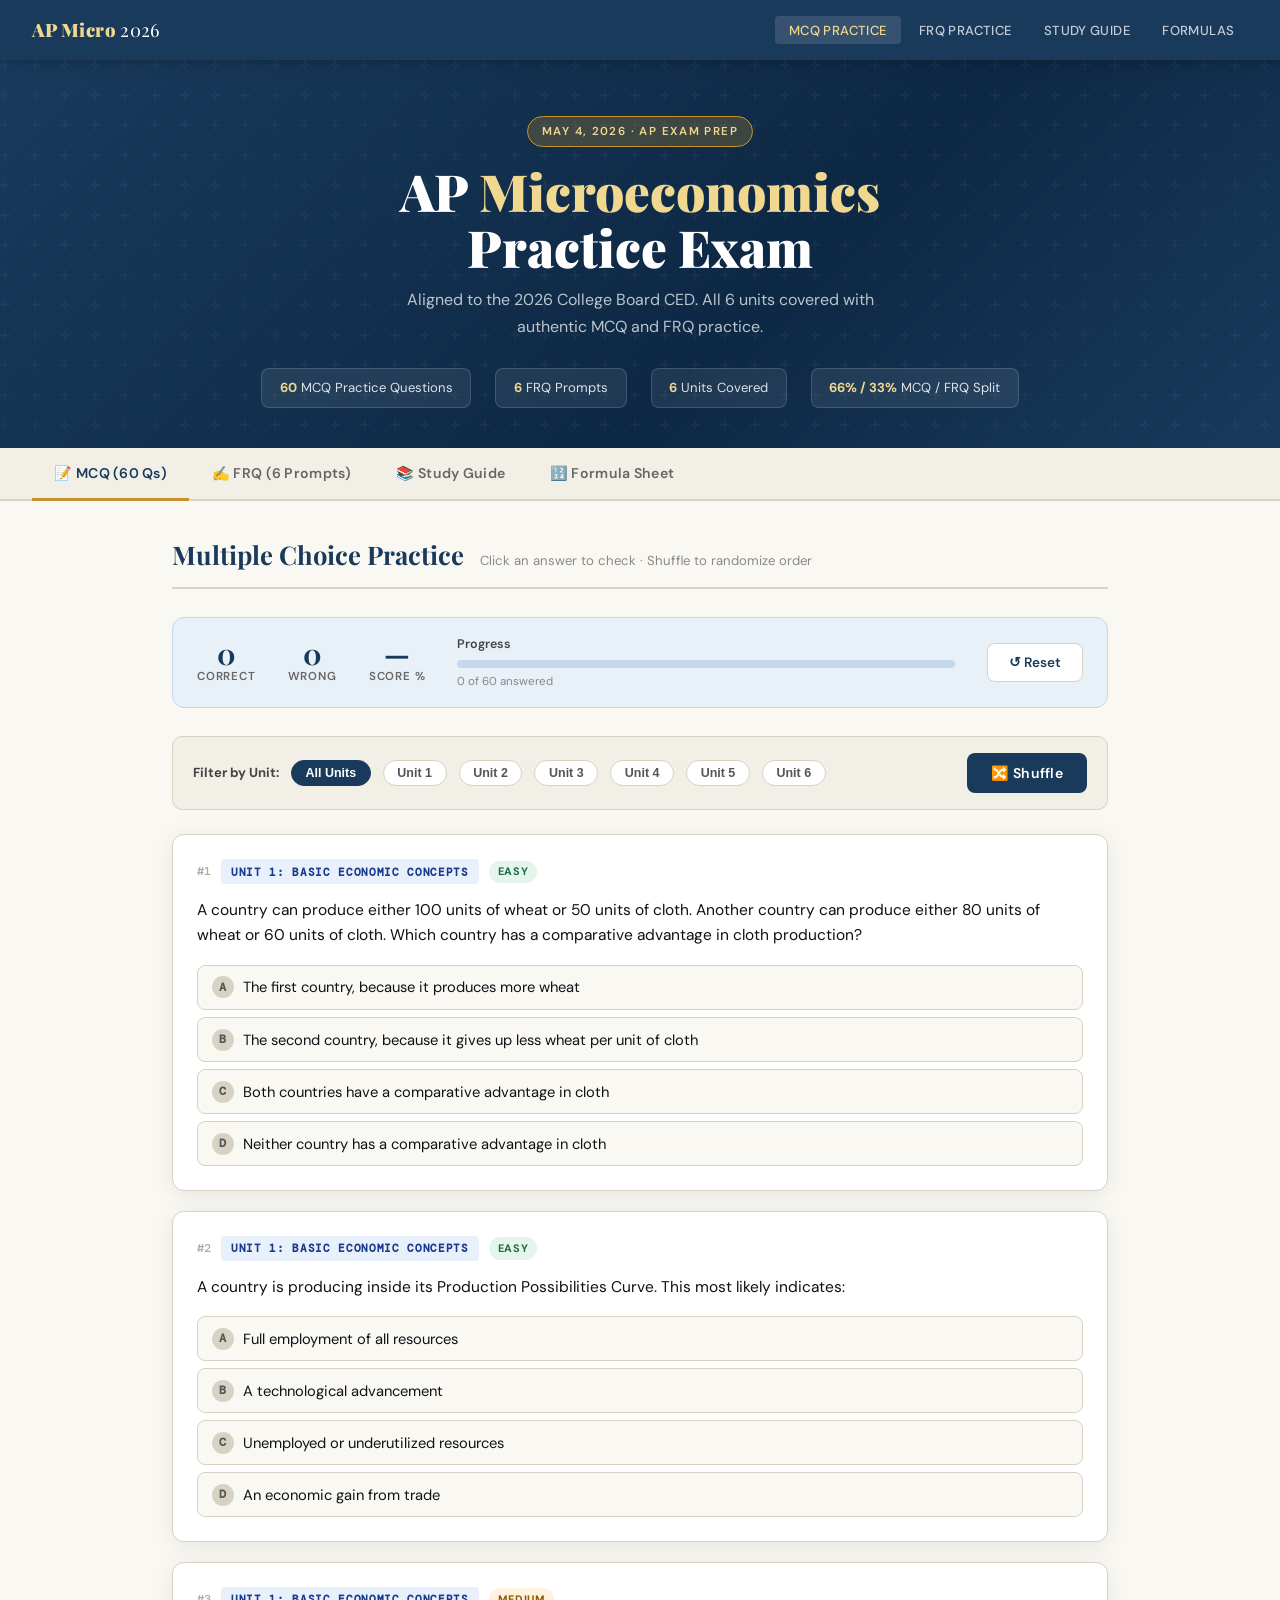
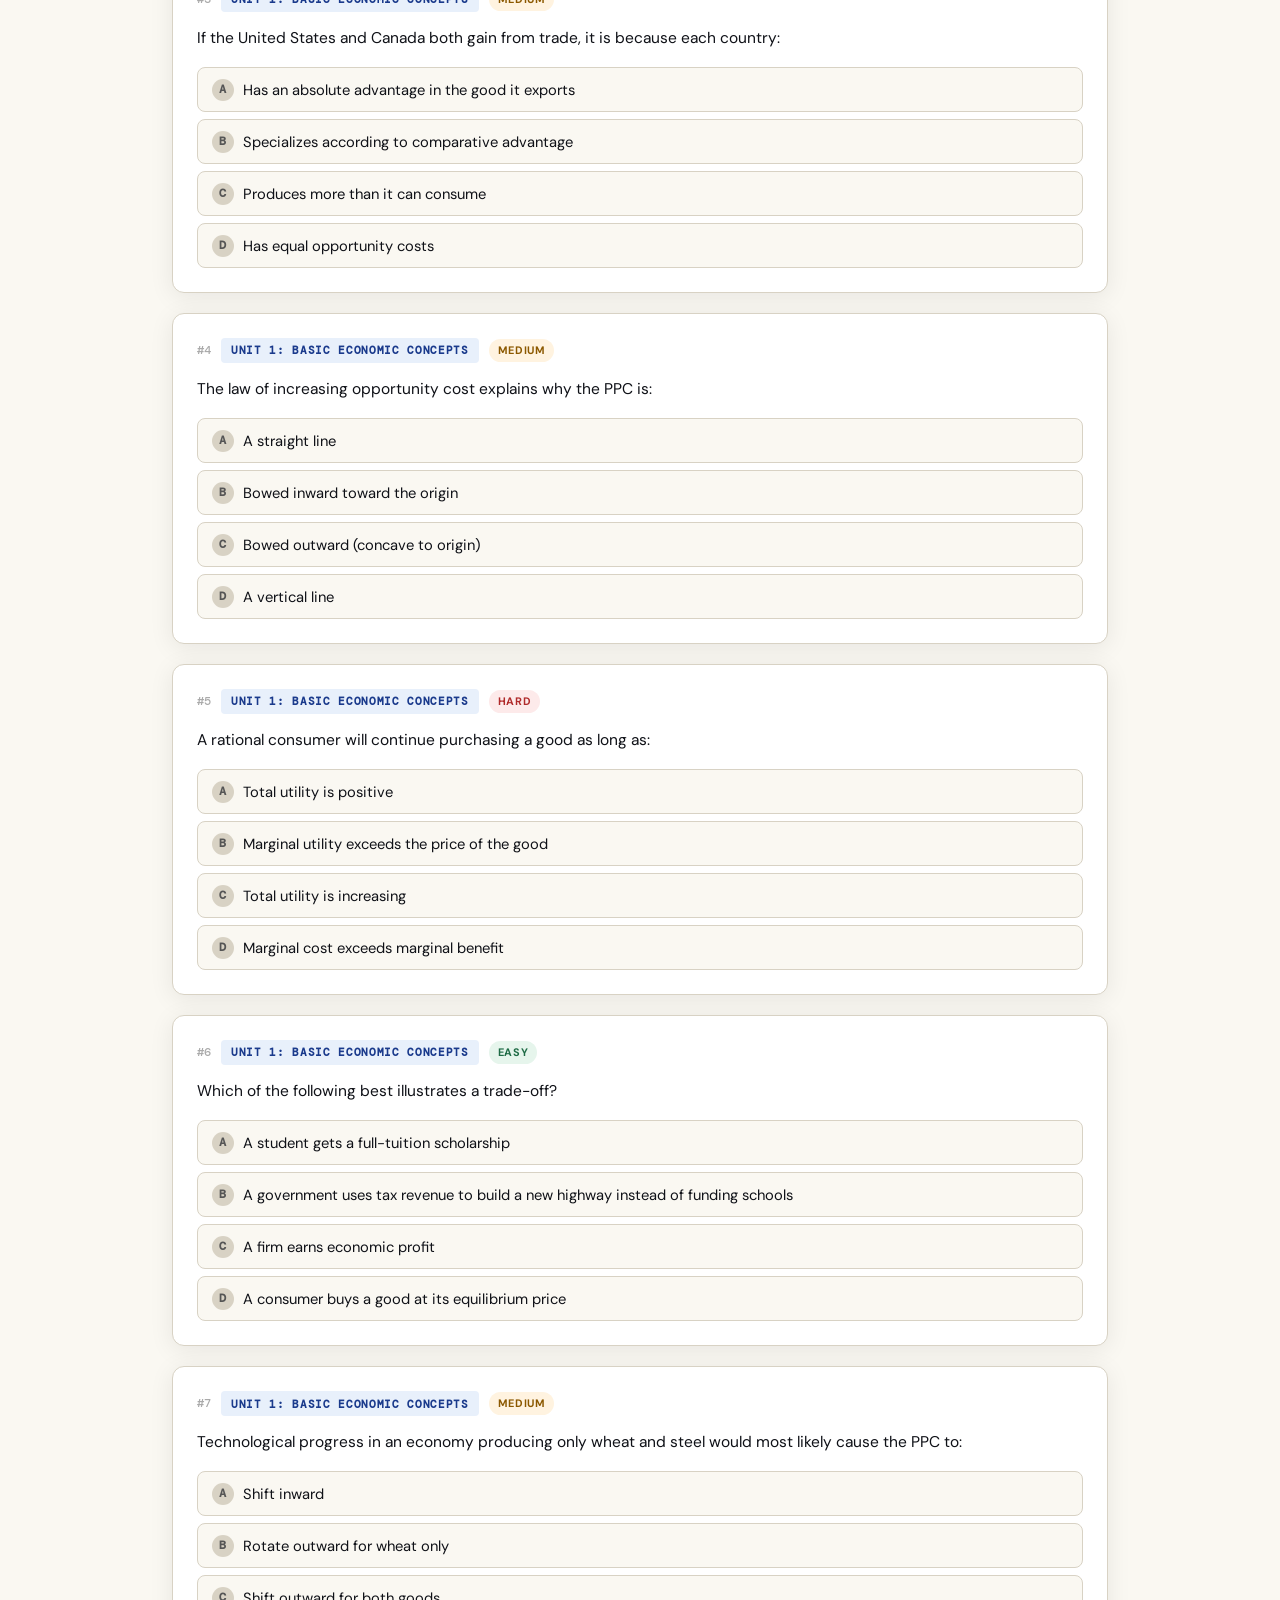
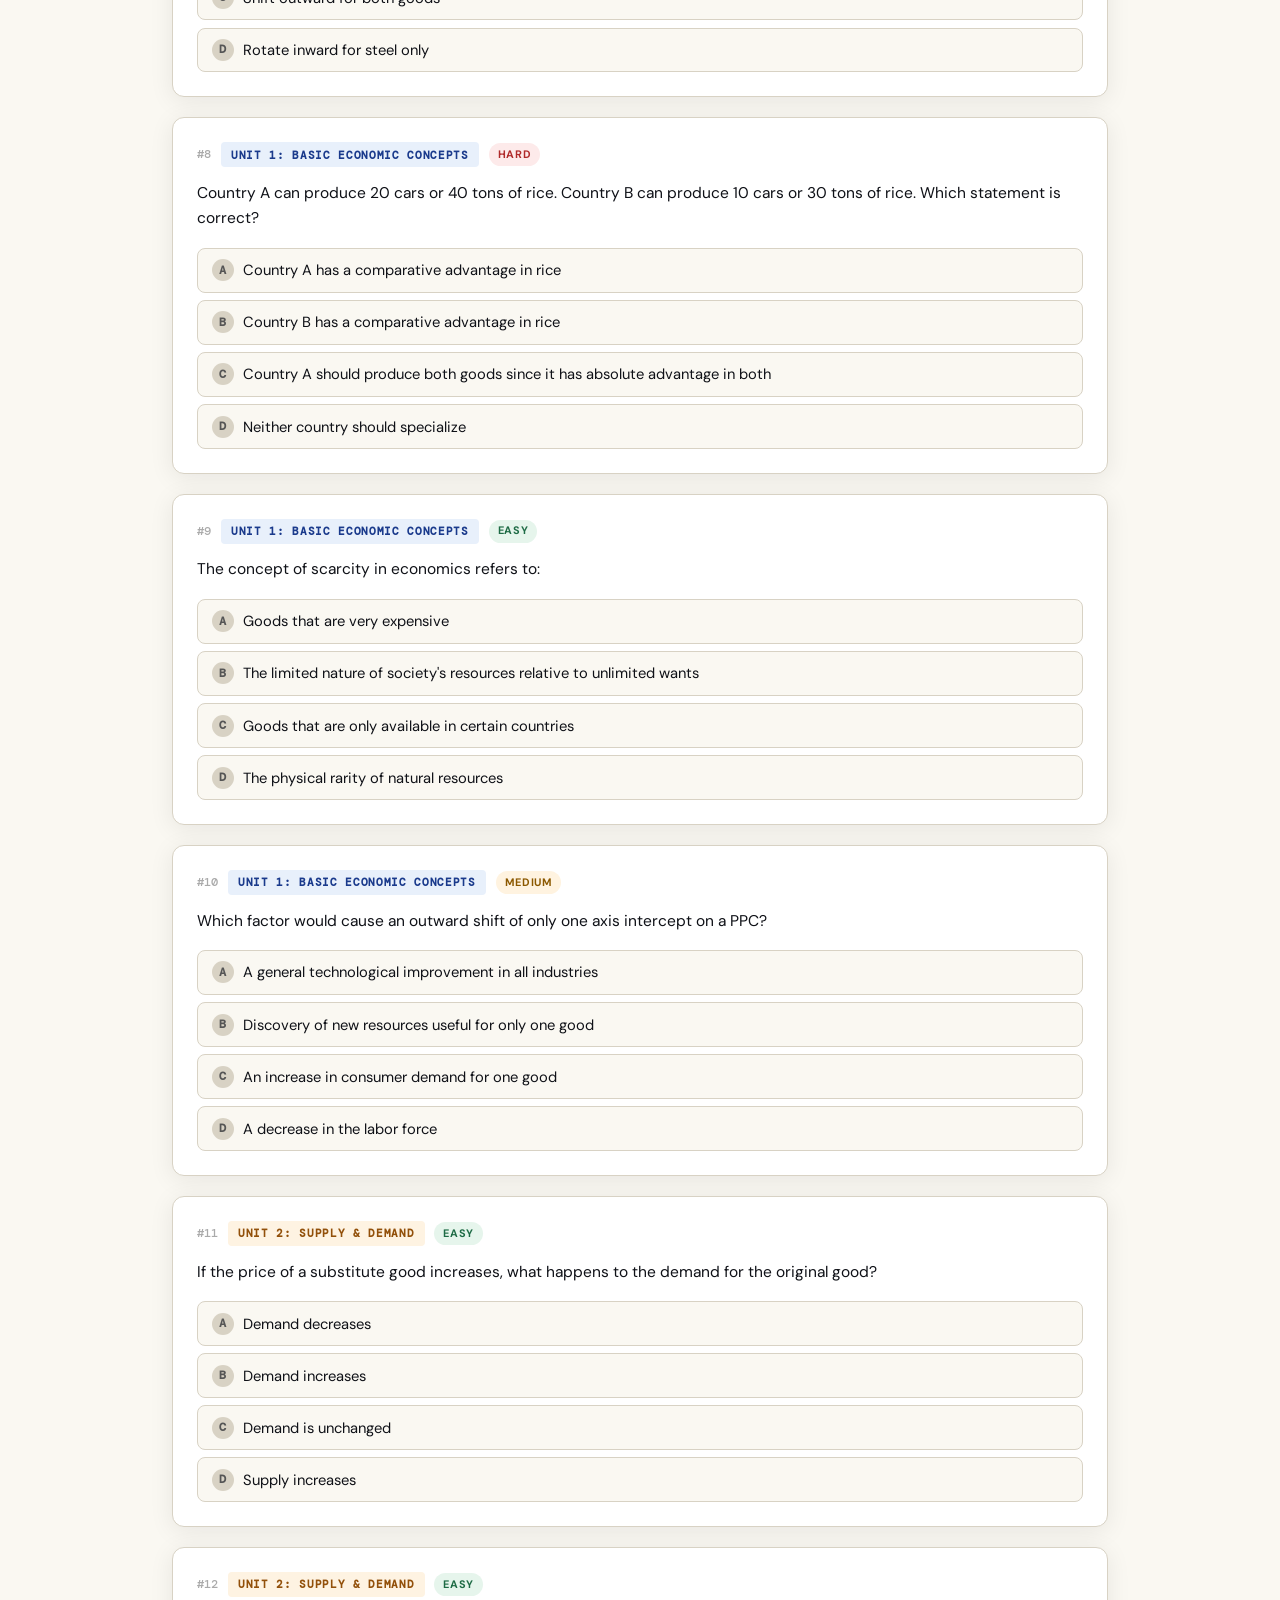
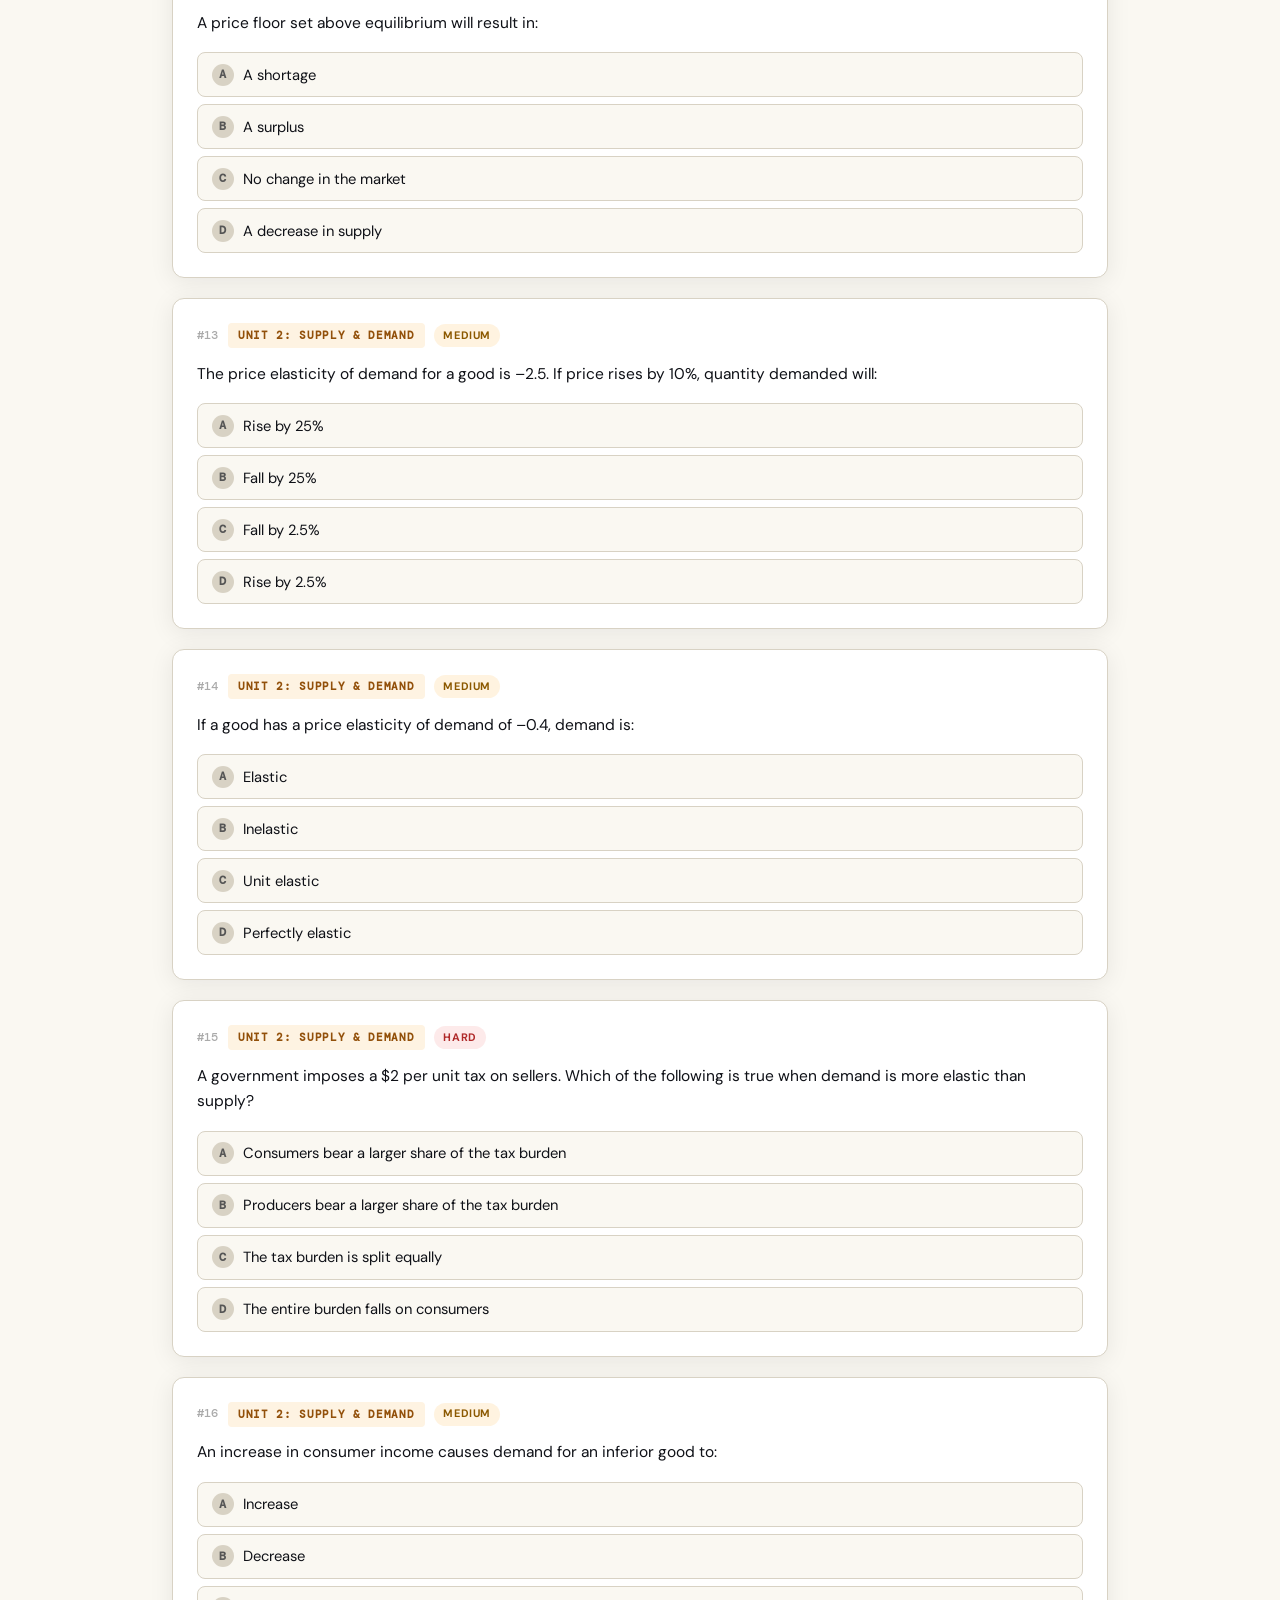
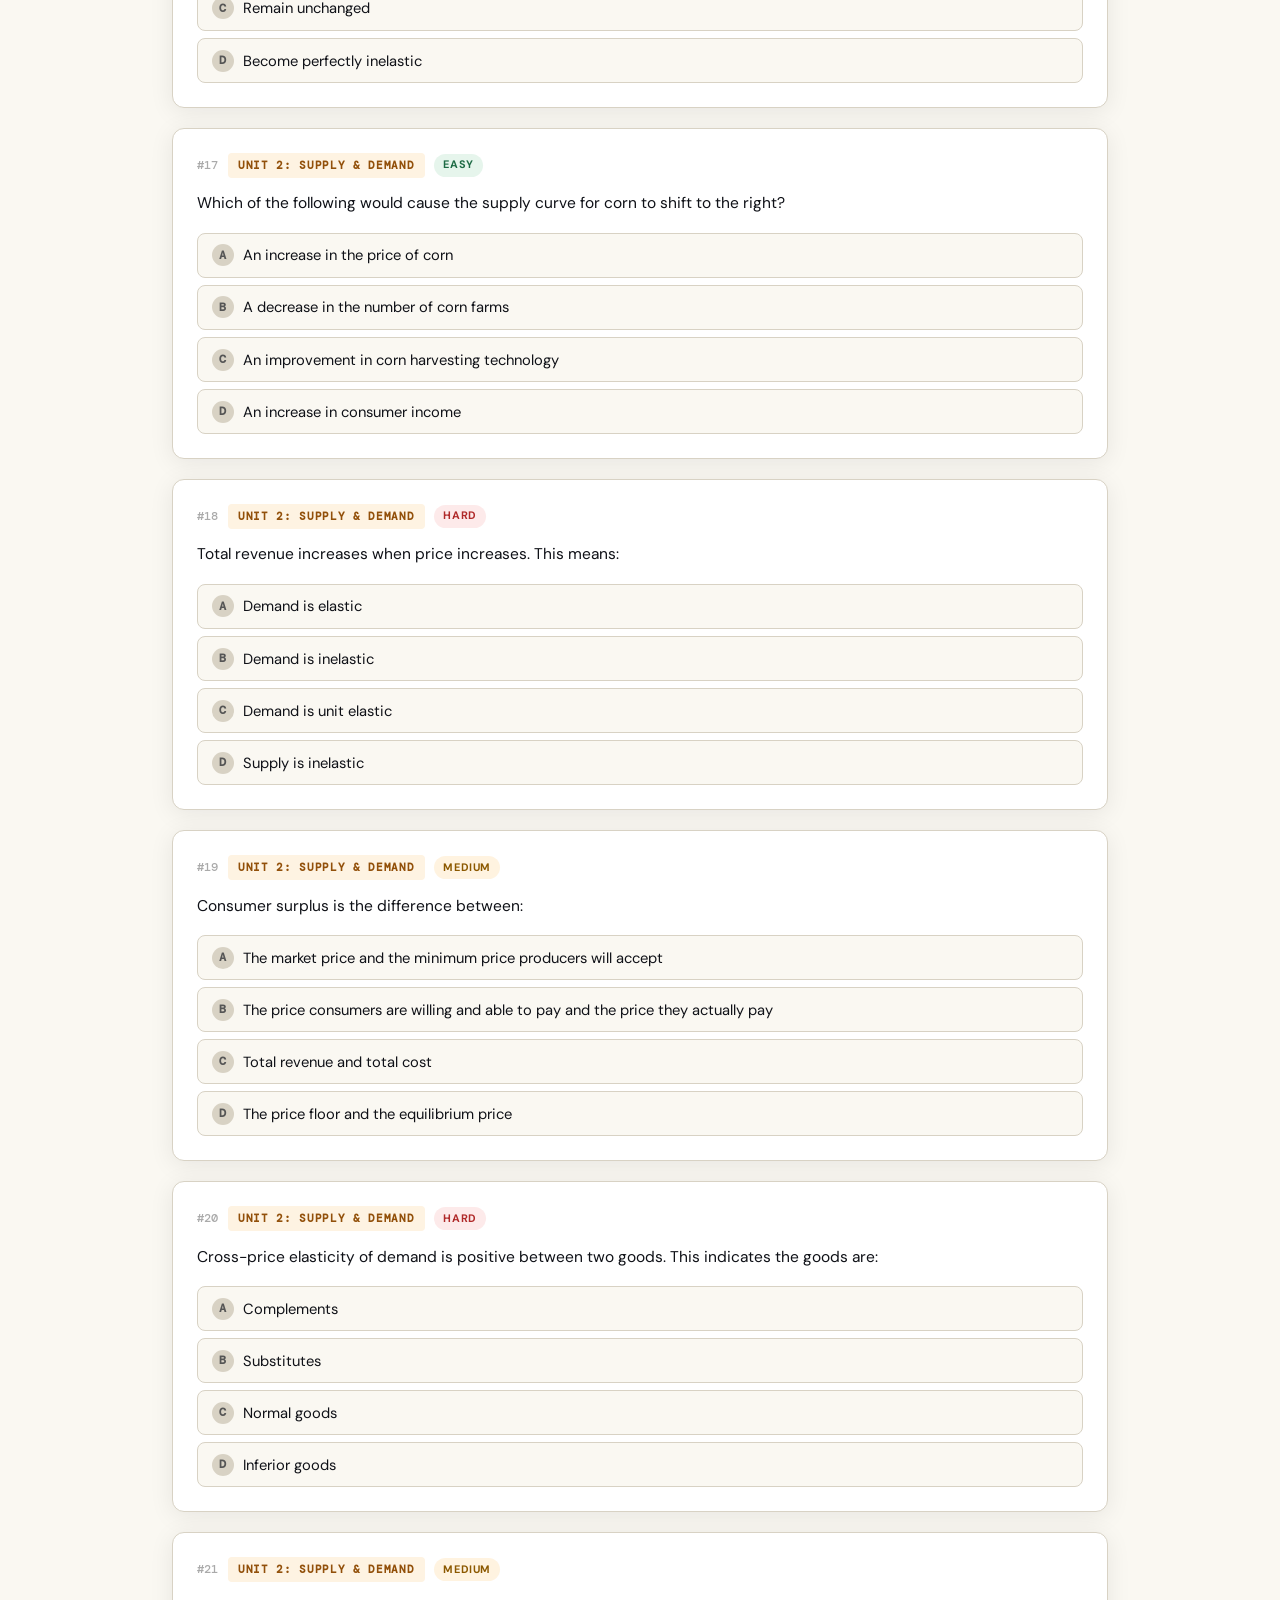
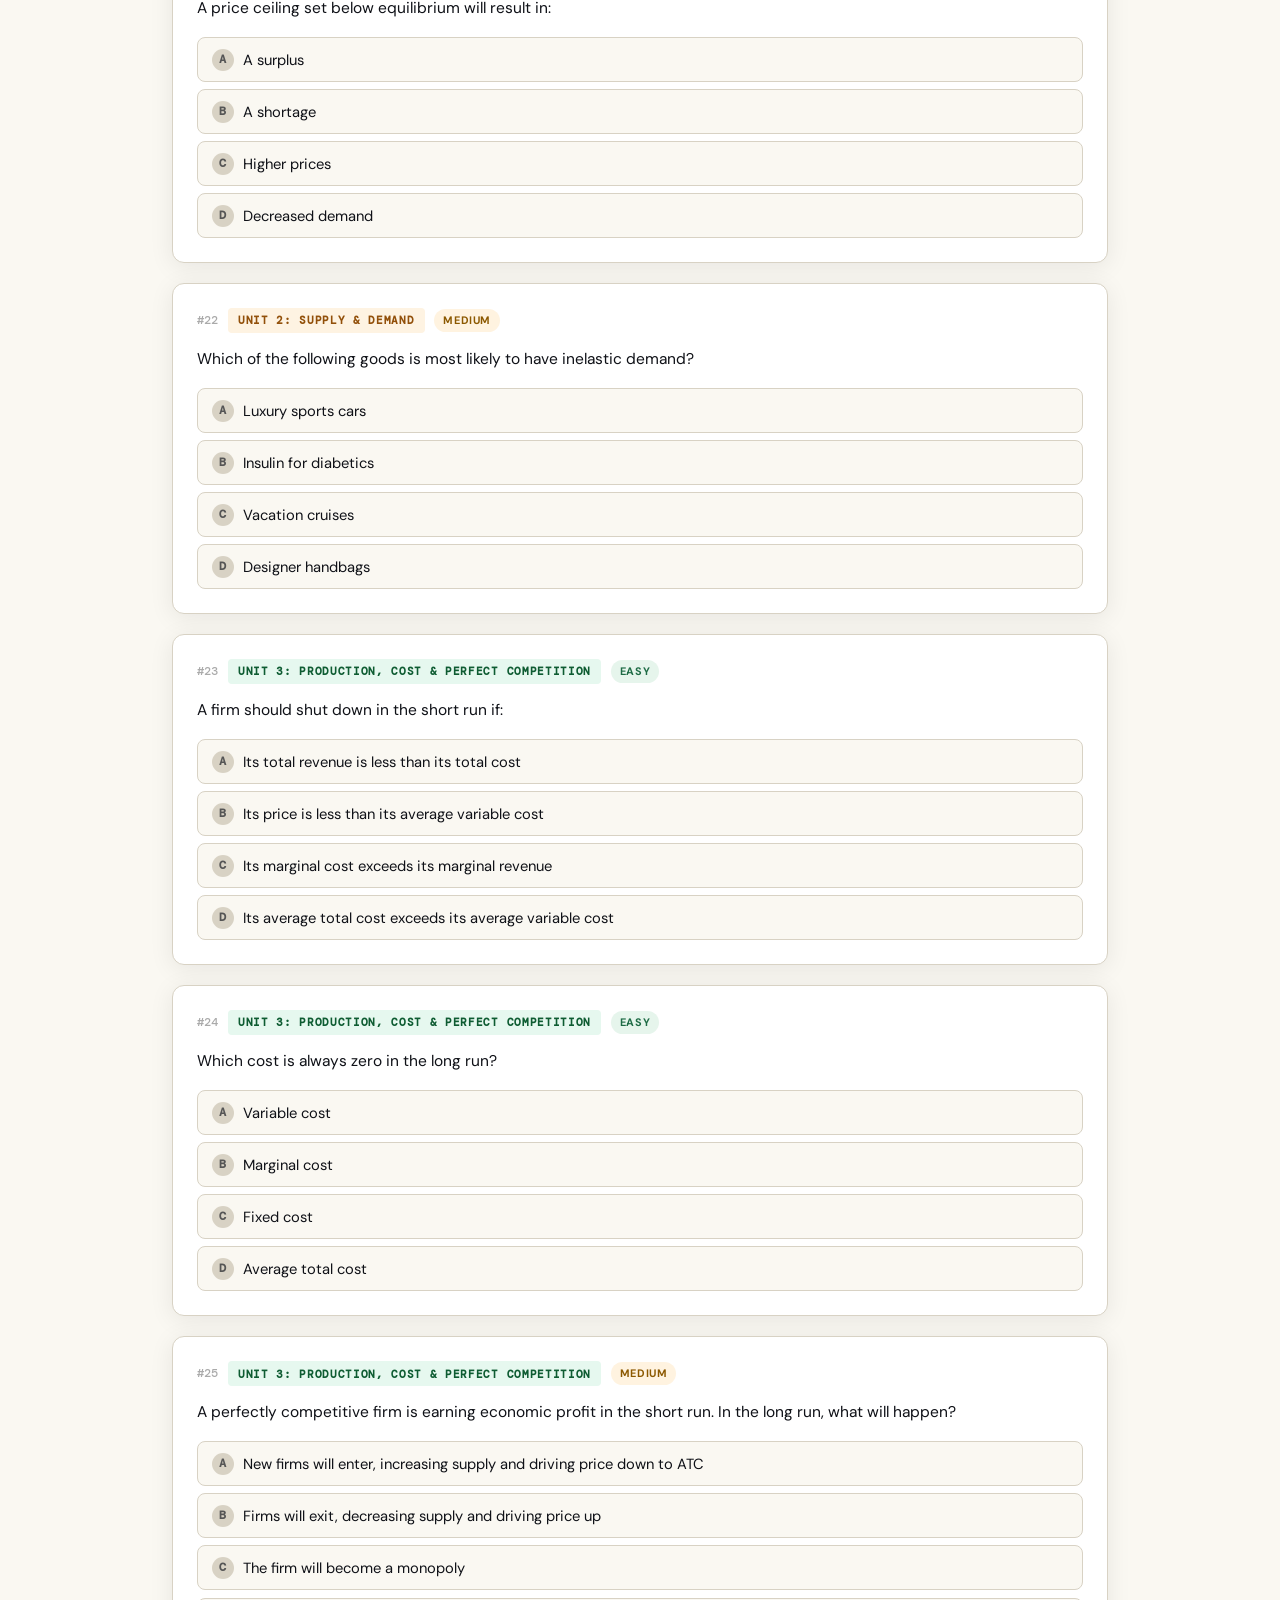
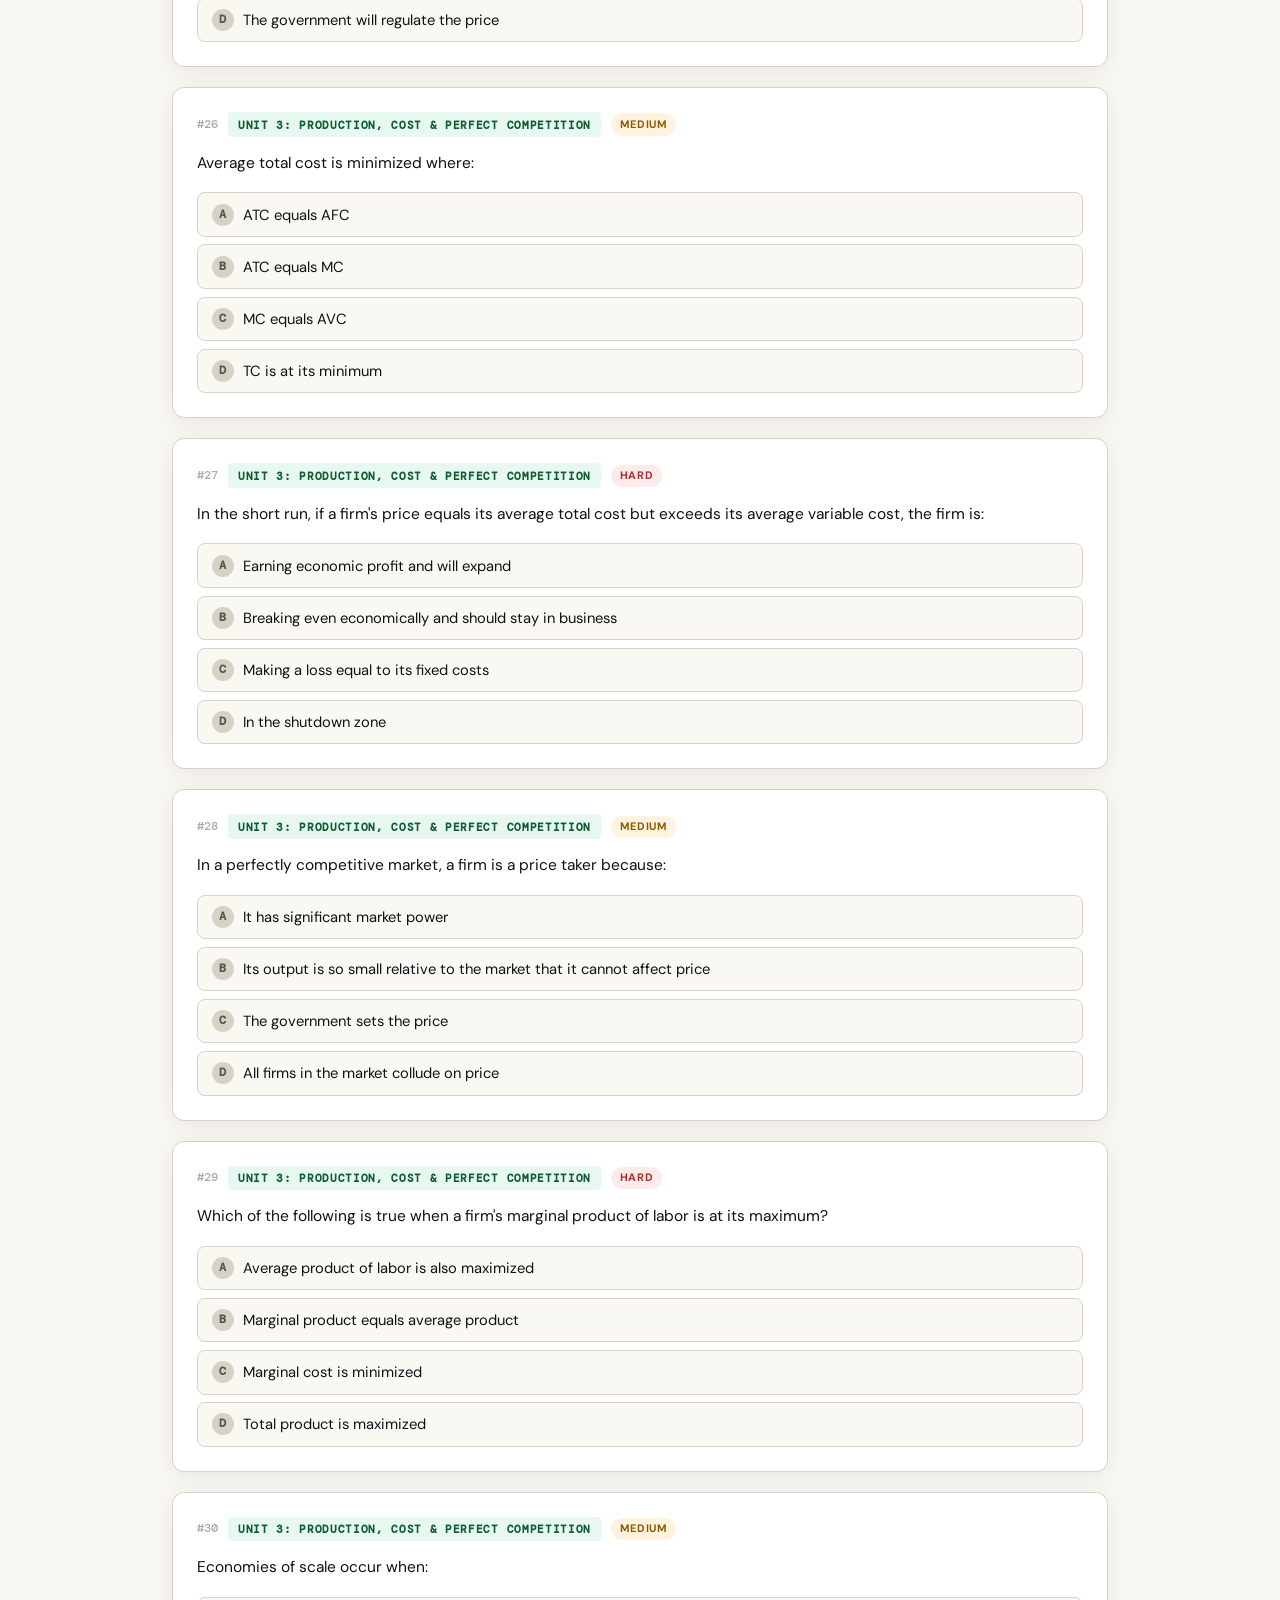
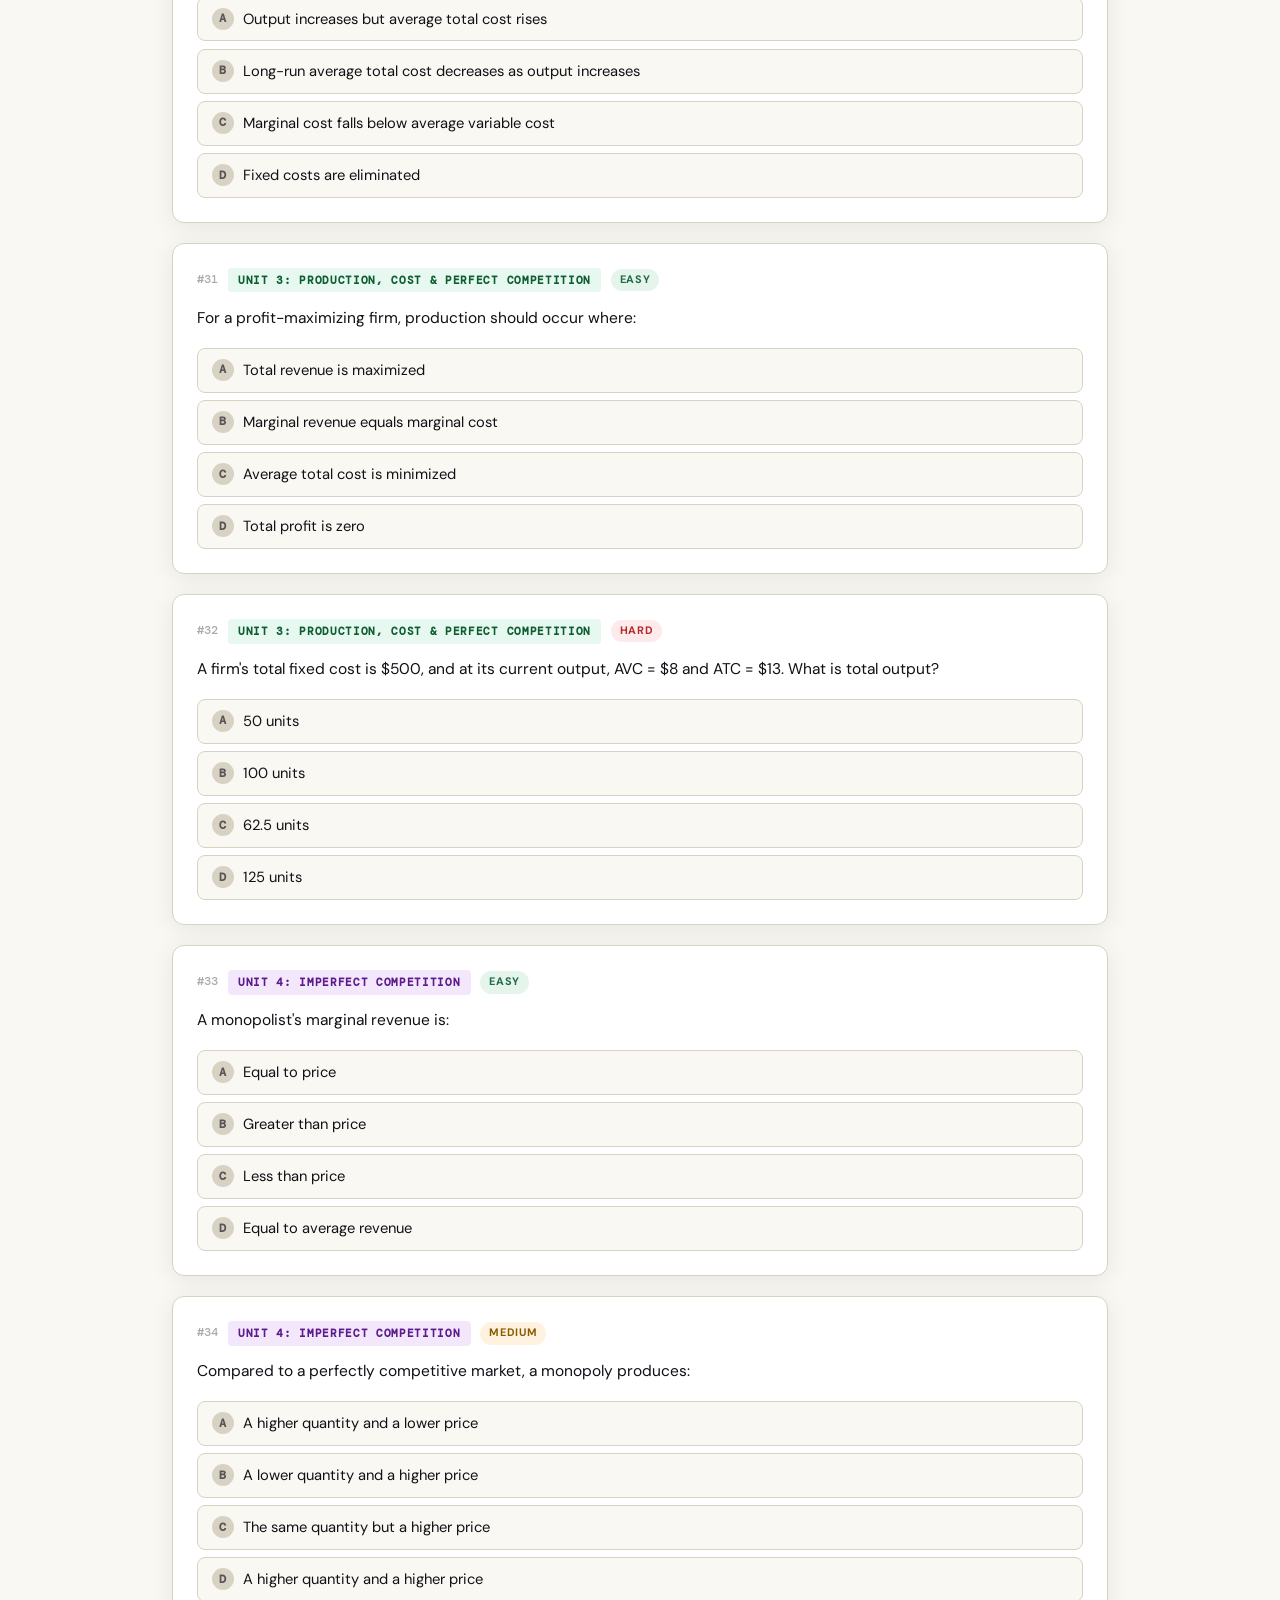
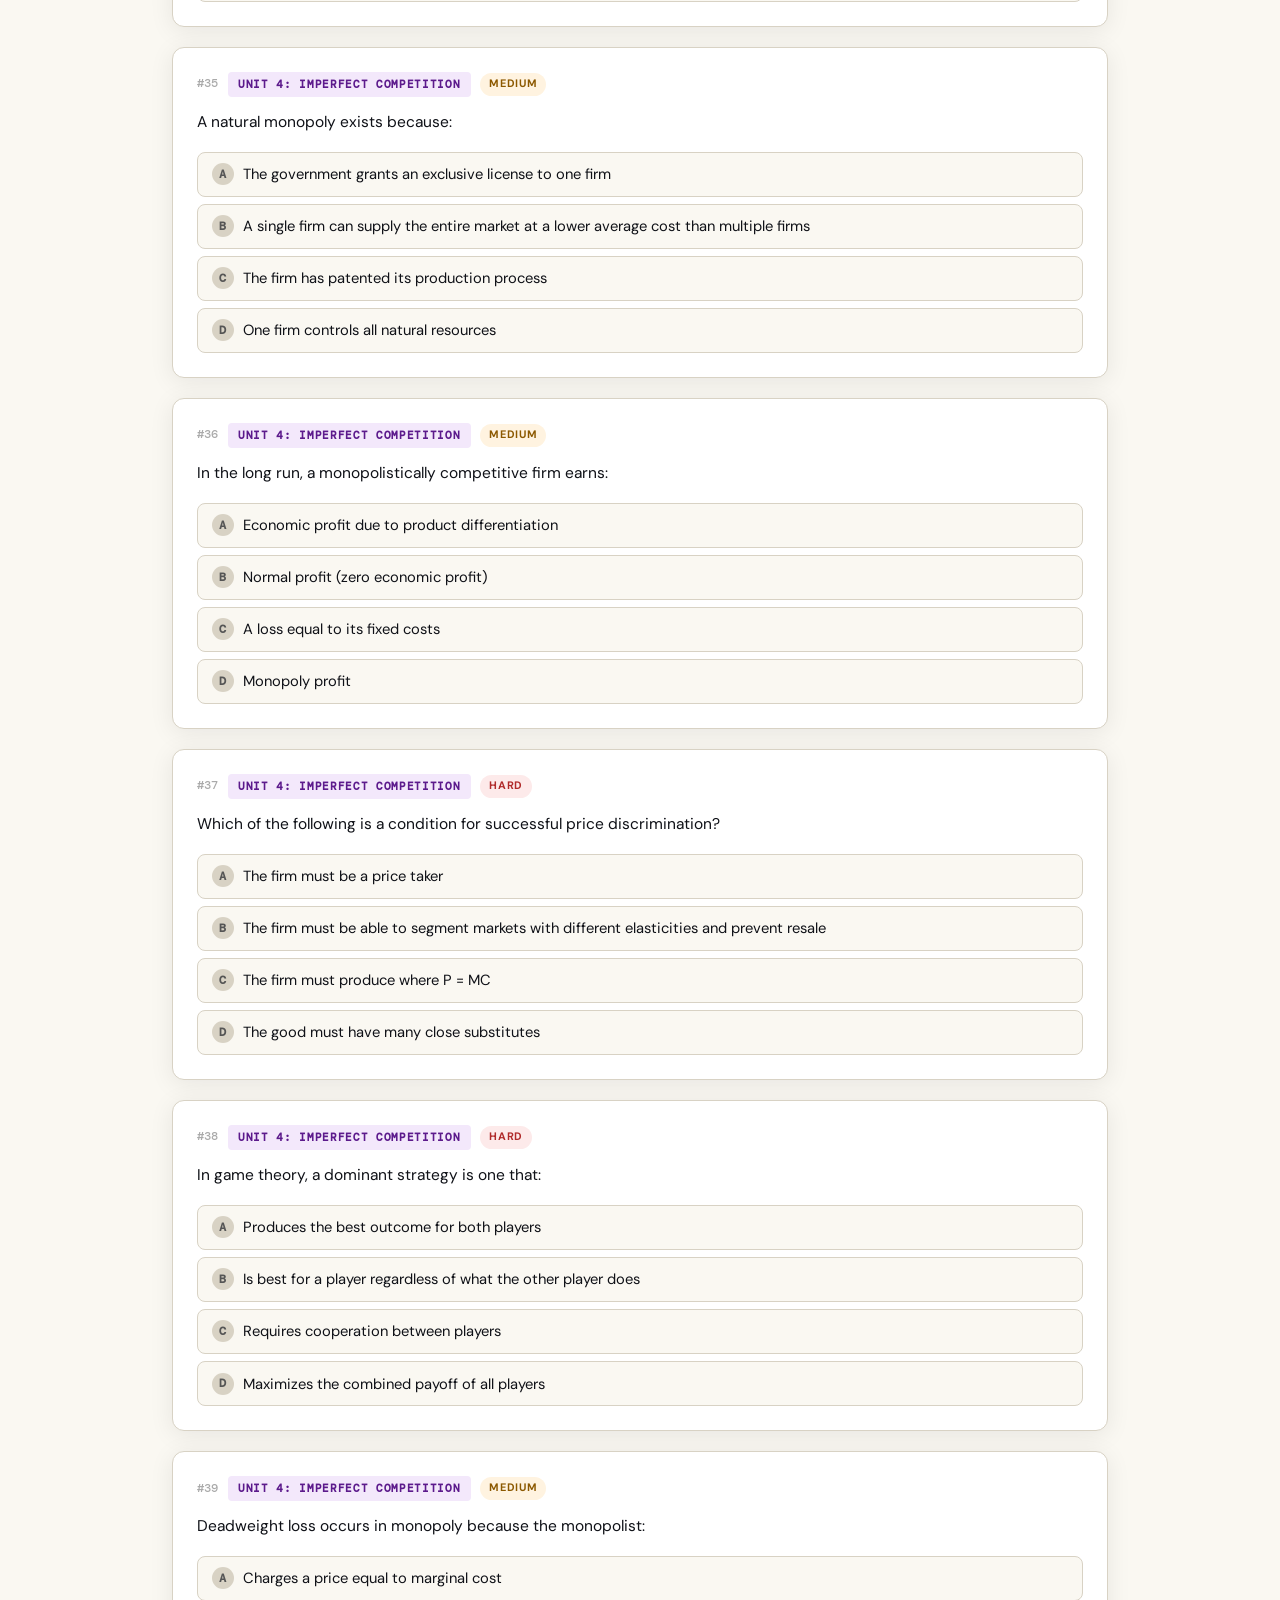
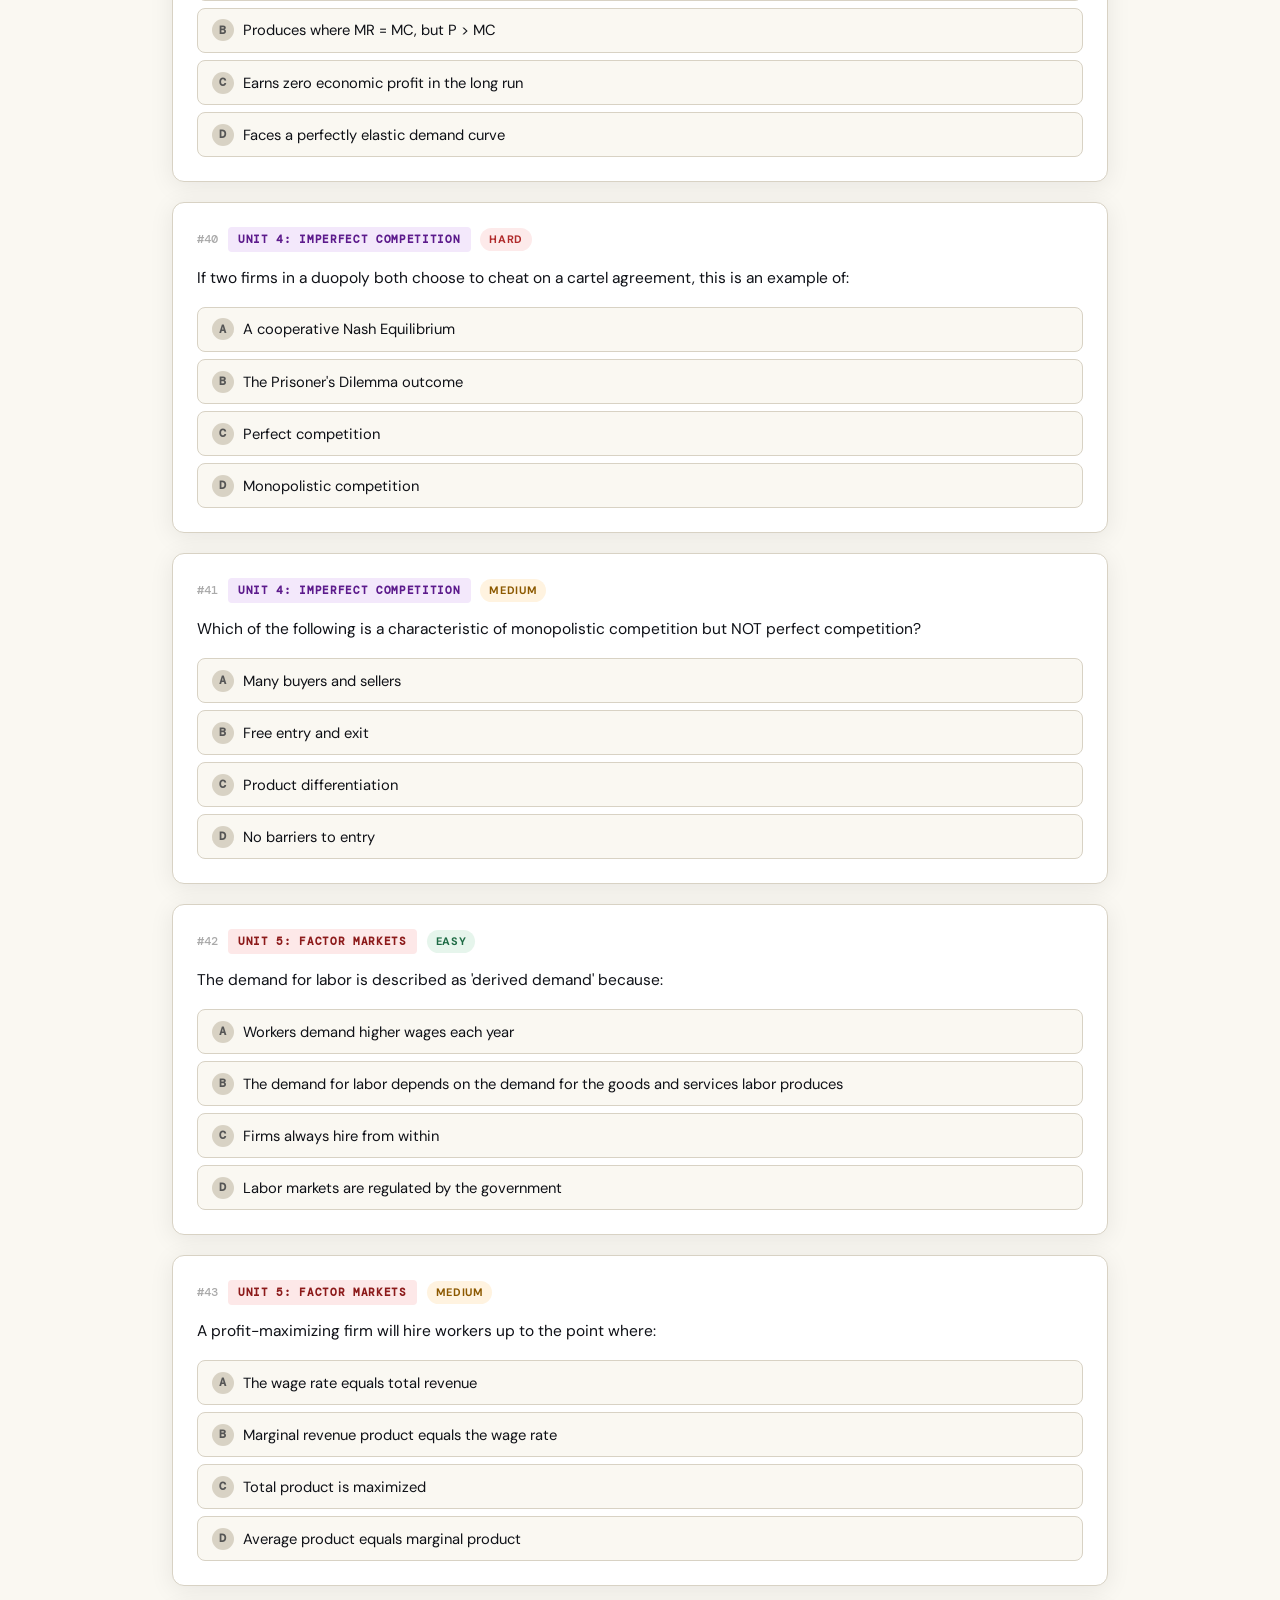
<file: ap_micro_2026_practice.html>
<!DOCTYPE html>
<html lang="en">
<head>
<meta charset="UTF-8">
<meta name="viewport" content="width=device-width, initial-scale=1.0">
<title>AP Microeconomics 2026 — Practice Exam</title>
<link href="https://fonts.googleapis.com/css2?family=Playfair+Display:wght@700;900&family=DM+Sans:wght@300;400;500;600&family=DM+Mono:wght@400;500&display=swap" rel="stylesheet">
<style>
  :root {
    --ink: #0f1117;
    --paper: #faf8f2;
    --cream: #f2efe6;
    --gold: #c8922a;
    --gold-light: #f0d890;
    --gold-pale: #fdf5dc;
    --blue: #1a3a5c;
    --blue-mid: #2d5f8a;
    --blue-light: #e8f0f8;
    --green: #1e6b45;
    --green-light: #e6f5ec;
    --red: #b02a2a;
    --red-light: #fdeaea;
    --border: #d8d2c4;
    --shadow: 0 4px 24px rgba(15,17,23,0.08);
    --shadow-lg: 0 12px 48px rgba(15,17,23,0.14);
  }

  * { box-sizing: border-box; margin: 0; padding: 0; }

  body {
    font-family: 'DM Sans', sans-serif;
    background: var(--paper);
    color: var(--ink);
    line-height: 1.65;
    font-size: 15px;
  }

  /* ── TOP NAV ── */
  header {
    background: var(--blue);
    color: #fff;
    padding: 0 2rem;
    display: flex;
    align-items: center;
    justify-content: space-between;
    height: 60px;
    position: sticky;
    top: 0;
    z-index: 200;
    box-shadow: 0 2px 12px rgba(0,0,0,0.25);
  }
  .logo {
    font-family: 'Playfair Display', serif;
    font-weight: 900;
    font-size: 1.15rem;
    letter-spacing: 0.02em;
    color: var(--gold-light);
  }
  .logo span { color: #fff; font-weight: 300; }
  .nav-links { display: flex; gap: 0.25rem; }
  .nav-links button {
    background: transparent;
    border: none;
    color: rgba(255,255,255,0.75);
    font-family: 'DM Sans', sans-serif;
    font-size: 0.82rem;
    font-weight: 500;
    padding: 0.35rem 0.85rem;
    border-radius: 4px;
    cursor: pointer;
    transition: all 0.2s;
    letter-spacing: 0.03em;
    text-transform: uppercase;
  }
  .nav-links button:hover, .nav-links button.active {
    background: rgba(255,255,255,0.12);
    color: #fff;
  }
  .nav-links button.active { color: var(--gold-light); }

  /* ── HERO ── */
  .hero {
    background: linear-gradient(135deg, var(--blue) 0%, #0d2844 60%, #1a3a5c 100%);
    color: #fff;
    padding: 3.5rem 2rem 2.5rem;
    text-align: center;
    position: relative;
    overflow: hidden;
  }
  .hero::before {
    content: '';
    position: absolute; inset: 0;
    background: url("data:image/svg+xml,%3Csvg width='60' height='60' viewBox='0 0 60 60' xmlns='http://www.w3.org/2000/svg'%3E%3Cg fill='none' fill-rule='evenodd'%3E%3Cg fill='%23ffffff' fill-opacity='0.03'%3E%3Cpath d='M36 34v-4h-2v4h-4v2h4v4h2v-4h4v-2h-4zm0-30V0h-2v4h-4v2h4v4h2V6h4V4h-4zM6 34v-4H4v4H0v2h4v4h2v-4h4v-2H6zM6 4V0H4v4H0v2h4v4h2V6h4V4H6z'/%3E%3C/g%3E%3C/g%3E%3C/svg%3E");
  }
  .hero-tag {
    display: inline-block;
    background: rgba(200,146,42,0.25);
    border: 1px solid var(--gold);
    color: var(--gold-light);
    font-size: 0.72rem;
    font-weight: 600;
    letter-spacing: 0.12em;
    text-transform: uppercase;
    padding: 0.3rem 0.9rem;
    border-radius: 100px;
    margin-bottom: 1rem;
  }
  .hero h1 {
    font-family: 'Playfair Display', serif;
    font-size: clamp(2rem, 5vw, 3.2rem);
    font-weight: 900;
    line-height: 1.1;
    margin-bottom: 0.75rem;
    color: #fff;
  }
  .hero h1 em { color: var(--gold-light); font-style: normal; }
  .hero p {
    font-size: 1rem;
    color: rgba(255,255,255,0.72);
    max-width: 540px;
    margin: 0 auto 1.75rem;
  }
  .hero-stats {
    display: flex;
    gap: 1.5rem;
    justify-content: center;
    flex-wrap: wrap;
  }
  .stat-pill {
    background: rgba(255,255,255,0.08);
    border: 1px solid rgba(255,255,255,0.15);
    padding: 0.5rem 1.1rem;
    border-radius: 8px;
    font-size: 0.82rem;
    color: rgba(255,255,255,0.85);
  }
  .stat-pill strong { color: var(--gold-light); font-weight: 700; }

  /* ── TABS ── */
  .tabs-wrap {
    background: var(--cream);
    border-bottom: 2px solid var(--border);
    padding: 0 2rem;
    display: flex;
    gap: 0;
  }
  .tab-btn {
    background: transparent;
    border: none;
    border-bottom: 3px solid transparent;
    margin-bottom: -2px;
    padding: 1rem 1.4rem;
    font-family: 'DM Sans', sans-serif;
    font-weight: 600;
    font-size: 0.88rem;
    color: #666;
    cursor: pointer;
    transition: all 0.2s;
    letter-spacing: 0.02em;
    white-space: nowrap;
  }
  .tab-btn:hover { color: var(--blue); }
  .tab-btn.active { color: var(--blue); border-bottom-color: var(--gold); }

  /* ── PANELS ── */
  .panel { display: none; padding: 2rem; max-width: 1000px; margin: 0 auto; }
  .panel.active { display: block; }

  /* ── UNIT BADGES ── */
  .unit-badge {
    display: inline-block;
    padding: 0.2rem 0.65rem;
    border-radius: 4px;
    font-size: 0.7rem;
    font-weight: 700;
    letter-spacing: 0.06em;
    text-transform: uppercase;
    font-family: 'DM Mono', monospace;
  }
  .u1 { background: #e8f0fb; color: #1a3a8c; }
  .u2 { background: #fef3e2; color: #92500a; }
  .u3 { background: #e6f8ef; color: #0e5c32; }
  .u4 { background: #f3e8fb; color: #5c1a8c; }
  .u5 { background: #fde8e8; color: #8c1a1a; }
  .u6 { background: #e8f8f8; color: #0e5c5c; }

  /* ── SECTION HEADERS ── */
  .section-header {
    display: flex;
    align-items: baseline;
    gap: 1rem;
    margin-bottom: 1.75rem;
    padding-bottom: 0.75rem;
    border-bottom: 2px solid var(--border);
  }
  .section-header h2 {
    font-family: 'Playfair Display', serif;
    font-size: 1.6rem;
    font-weight: 700;
    color: var(--blue);
  }
  .section-header .sub { font-size: 0.82rem; color: #888; }

  /* ── FILTERS ── */
  .filter-bar {
    display: flex;
    flex-wrap: wrap;
    gap: 0.5rem;
    margin-bottom: 1.5rem;
    align-items: center;
  }
  .filter-bar label { font-size: 0.8rem; color: #666; font-weight: 600; margin-right: 0.25rem; }
  .filter-btn {
    background: #fff;
    border: 1.5px solid var(--border);
    border-radius: 100px;
    padding: 0.3rem 0.85rem;
    font-size: 0.78rem;
    font-weight: 600;
    cursor: pointer;
    transition: all 0.18s;
    color: #555;
  }
  .filter-btn:hover { border-color: var(--blue-mid); color: var(--blue); }
  .filter-btn.active { background: var(--blue); color: #fff; border-color: var(--blue); }

  /* ── MCQ CARD ── */
  .mcq-card {
    background: #fff;
    border: 1.5px solid var(--border);
    border-radius: 12px;
    padding: 1.5rem;
    margin-bottom: 1.25rem;
    box-shadow: var(--shadow);
    transition: box-shadow 0.2s;
  }
  .mcq-card:hover { box-shadow: var(--shadow-lg); }
  .q-meta {
    display: flex;
    align-items: center;
    gap: 0.6rem;
    margin-bottom: 0.85rem;
    flex-wrap: wrap;
  }
  .q-num {
    font-family: 'DM Mono', monospace;
    font-size: 0.75rem;
    color: #aaa;
    font-weight: 500;
  }
  .diff-badge {
    font-size: 0.68rem;
    font-weight: 700;
    padding: 0.15rem 0.55rem;
    border-radius: 100px;
    text-transform: uppercase;
    letter-spacing: 0.06em;
  }
  .diff-easy { background: #e6f5ec; color: #1e6b45; }
  .diff-medium { background: #fff3e0; color: #8c5900; }
  .diff-hard { background: #fdeaea; color: #b02a2a; }

  .q-text {
    font-size: 0.97rem;
    line-height: 1.65;
    color: var(--ink);
    margin-bottom: 1rem;
    font-weight: 400;
  }
  .choices { list-style: none; display: flex; flex-direction: column; gap: 0.45rem; }
  .choice-btn {
    width: 100%;
    text-align: left;
    background: var(--paper);
    border: 1.5px solid var(--border);
    border-radius: 8px;
    padding: 0.65rem 1rem 0.65rem 0.85rem;
    font-size: 0.92rem;
    font-family: 'DM Sans', sans-serif;
    cursor: pointer;
    display: flex;
    align-items: flex-start;
    gap: 0.6rem;
    transition: all 0.15s;
    color: var(--ink);
    line-height: 1.5;
  }
  .choice-btn:hover:not(:disabled) { background: var(--blue-light); border-color: var(--blue-mid); }
  .choice-letter {
    width: 22px; height: 22px;
    background: var(--border);
    border-radius: 50%;
    display: flex; align-items: center; justify-content: center;
    font-size: 0.72rem; font-weight: 700;
    flex-shrink: 0;
    transition: all 0.15s;
    color: #555;
    font-family: 'DM Mono', monospace;
  }
  .choice-btn:hover:not(:disabled) .choice-letter { background: var(--blue); color: #fff; }
  .choice-btn.correct { background: var(--green-light); border-color: var(--green); color: var(--green); }
  .choice-btn.correct .choice-letter { background: var(--green); color: #fff; }
  .choice-btn.wrong { background: var(--red-light); border-color: var(--red); color: var(--red); }
  .choice-btn.wrong .choice-letter { background: var(--red); color: #fff; }
  .choice-btn.reveal-correct { background: var(--green-light); border-color: var(--green); }
  .choice-btn.reveal-correct .choice-letter { background: var(--green); color: #fff; }
  .choice-btn:disabled { cursor: default; }

  .explanation {
    display: none;
    margin-top: 1rem;
    padding: 0.9rem 1rem;
    background: var(--gold-pale);
    border-left: 3px solid var(--gold);
    border-radius: 0 8px 8px 0;
    font-size: 0.88rem;
    line-height: 1.6;
    color: #5a4010;
  }
  .explanation.show { display: block; }
  .explanation strong { color: var(--gold); }

  /* ── SCORE TRACKER ── */
  .score-bar {
    background: var(--blue-light);
    border: 1.5px solid #c5d8ec;
    border-radius: 12px;
    padding: 1rem 1.5rem;
    margin-bottom: 1.75rem;
    display: flex;
    align-items: center;
    gap: 2rem;
    flex-wrap: wrap;
  }
  .score-item { text-align: center; }
  .score-val {
    font-family: 'Playfair Display', serif;
    font-size: 1.8rem;
    font-weight: 700;
    color: var(--blue);
    line-height: 1;
  }
  .score-label { font-size: 0.72rem; color: #666; text-transform: uppercase; letter-spacing: 0.07em; font-weight: 600; }
  .score-progress { flex: 1; min-width: 200px; }
  .prog-track { background: #c5d8ec; border-radius: 100px; height: 8px; overflow: hidden; margin-top: 0.35rem; }
  .prog-fill { background: var(--blue); height: 100%; border-radius: 100px; transition: width 0.4s ease; }

  /* ── FRQ PANEL ── */
  .frq-card {
    background: #fff;
    border: 1.5px solid var(--border);
    border-radius: 12px;
    margin-bottom: 1.75rem;
    overflow: hidden;
    box-shadow: var(--shadow);
  }
  .frq-header {
    background: var(--blue);
    color: #fff;
    padding: 1rem 1.5rem;
    display: flex;
    align-items: center;
    gap: 1rem;
  }
  .frq-header h3 {
    font-family: 'Playfair Display', serif;
    font-size: 1.1rem;
    font-weight: 700;
  }
  .frq-type {
    background: rgba(255,255,255,0.15);
    border: 1px solid rgba(255,255,255,0.25);
    padding: 0.2rem 0.65rem;
    border-radius: 100px;
    font-size: 0.72rem;
    font-weight: 600;
    letter-spacing: 0.07em;
    text-transform: uppercase;
    margin-left: auto;
  }
  .frq-body { padding: 1.5rem; }
  .frq-scenario {
    background: var(--cream);
    border-left: 3px solid var(--gold);
    padding: 1rem 1.2rem;
    margin-bottom: 1.25rem;
    border-radius: 0 8px 8px 0;
    font-size: 0.94rem;
    line-height: 1.65;
  }
  .frq-parts { counter-reset: part; }
  .frq-part {
    margin-bottom: 1.25rem;
    padding-left: 1.5rem;
    position: relative;
  }
  .frq-part::before {
    counter-increment: part;
    content: "(" counter(part, lower-alpha) ")";
    position: absolute;
    left: 0;
    font-weight: 700;
    color: var(--blue);
    font-family: 'DM Mono', monospace;
    font-size: 0.85rem;
  }
  .frq-part p { font-size: 0.93rem; line-height: 1.6; margin-bottom: 0.5rem; }
  .frq-pts { font-size: 0.75rem; color: #888; font-weight: 600; font-family: 'DM Mono', monospace; }
  .answer-area {
    width: 100%;
    min-height: 80px;
    border: 1.5px solid var(--border);
    border-radius: 8px;
    padding: 0.75rem;
    font-family: 'DM Sans', sans-serif;
    font-size: 0.9rem;
    resize: vertical;
    background: var(--paper);
    color: var(--ink);
    transition: border-color 0.2s;
  }
  .answer-area:focus { outline: none; border-color: var(--blue-mid); background: #fff; }

  .rubric-toggle {
    background: transparent;
    border: 1.5px solid var(--border);
    border-radius: 8px;
    padding: 0.55rem 1.1rem;
    font-size: 0.82rem;
    font-weight: 600;
    color: var(--blue);
    cursor: pointer;
    transition: all 0.18s;
    margin-top: 1rem;
    font-family: 'DM Sans', sans-serif;
  }
  .rubric-toggle:hover { background: var(--blue-light); }

  .rubric-box {
    display: none;
    margin-top: 1rem;
    background: var(--green-light);
    border: 1.5px solid #a8dcb8;
    border-radius: 8px;
    padding: 1rem 1.2rem;
    font-size: 0.88rem;
    line-height: 1.65;
    color: #1a4a2e;
  }
  .rubric-box.show { display: block; }
  .rubric-box h4 { font-weight: 700; margin-bottom: 0.5rem; color: var(--green); }
  .rubric-box ul { padding-left: 1.2rem; }
  .rubric-box li { margin-bottom: 0.35rem; }

  /* ── STUDY GUIDE TAB ── */
  .unit-grid { display: grid; grid-template-columns: repeat(auto-fill, minmax(280px, 1fr)); gap: 1.25rem; }
  .unit-card {
    background: #fff;
    border: 1.5px solid var(--border);
    border-radius: 12px;
    padding: 1.25rem;
    box-shadow: var(--shadow);
  }
  .unit-card-header {
    display: flex;
    align-items: center;
    gap: 0.75rem;
    margin-bottom: 0.85rem;
  }
  .unit-icon {
    width: 38px; height: 38px;
    border-radius: 8px;
    display: flex; align-items: center; justify-content: center;
    font-size: 1.1rem;
    flex-shrink: 0;
  }
  .unit-card h3 { font-size: 0.95rem; font-weight: 700; color: var(--blue); }
  .unit-card .weight {
    font-family: 'DM Mono', monospace;
    font-size: 0.75rem;
    color: #999;
    font-weight: 500;
  }
  .key-concepts { padding-left: 1rem; }
  .key-concepts li { font-size: 0.83rem; color: #444; margin-bottom: 0.25rem; line-height: 1.5; }
  .tip-box {
    background: var(--gold-pale);
    border: 1.5px solid #e8cc78;
    border-radius: 10px;
    padding: 1rem 1.2rem;
    margin-top: 1.5rem;
    font-size: 0.88rem;
    line-height: 1.65;
  }
  .tip-box h4 { font-weight: 700; color: var(--gold); margin-bottom: 0.5rem; font-size: 0.9rem; }

  /* ── FORMULA SHEET ── */
  .formula-grid { display: grid; grid-template-columns: repeat(auto-fill, minmax(260px, 1fr)); gap: 1rem; }
  .formula-card {
    background: #fff;
    border: 1.5px solid var(--border);
    border-radius: 10px;
    padding: 1rem 1.15rem;
    box-shadow: var(--shadow);
  }
  .formula-card .fname { font-size: 0.78rem; color: #888; font-weight: 600; text-transform: uppercase; letter-spacing: 0.06em; margin-bottom: 0.4rem; }
  .formula-card .fexpr {
    font-family: 'DM Mono', monospace;
    font-size: 1rem;
    font-weight: 500;
    color: var(--blue);
    background: var(--blue-light);
    padding: 0.5rem 0.75rem;
    border-radius: 6px;
    margin-bottom: 0.5rem;
    display: block;
  }
  .formula-card .fdesc { font-size: 0.81rem; color: #555; line-height: 1.5; }

  /* ── BUTTONS ── */
  .btn-primary {
    background: var(--blue);
    color: #fff;
    border: none;
    border-radius: 8px;
    padding: 0.7rem 1.5rem;
    font-size: 0.88rem;
    font-weight: 600;
    font-family: 'DM Sans', sans-serif;
    cursor: pointer;
    transition: all 0.2s;
    letter-spacing: 0.02em;
  }
  .btn-primary:hover { background: var(--blue-mid); }
  .btn-secondary {
    background: #fff;
    color: var(--blue);
    border: 1.5px solid var(--border);
    border-radius: 8px;
    padding: 0.65rem 1.3rem;
    font-size: 0.85rem;
    font-weight: 600;
    font-family: 'DM Sans', sans-serif;
    cursor: pointer;
    transition: all 0.2s;
  }
  .btn-secondary:hover { border-color: var(--blue); background: var(--blue-light); }

  .controls-bar {
    display: flex; gap: 0.75rem; flex-wrap: wrap; align-items: center;
    margin-bottom: 1.5rem;
    padding: 1rem 1.25rem;
    background: var(--cream);
    border-radius: 10px;
    border: 1.5px solid var(--border);
  }

  /* ── TOAST ── */
  .toast {
    position: fixed; bottom: 2rem; right: 2rem;
    background: var(--ink);
    color: #fff;
    padding: 0.75rem 1.25rem;
    border-radius: 10px;
    font-size: 0.85rem;
    font-weight: 500;
    box-shadow: var(--shadow-lg);
    opacity: 0;
    transform: translateY(10px);
    transition: all 0.3s;
    z-index: 1000;
    pointer-events: none;
  }
  .toast.show { opacity: 1; transform: translateY(0); }

  /* ── RESPONSIVE ── */
  @media(max-width:640px){
    .panel { padding: 1.25rem; }
    .hero { padding: 2.5rem 1.25rem 2rem; }
    .tabs-wrap { padding: 0 0.75rem; overflow-x: auto; }
    .score-bar { gap: 1rem; }
    header { padding: 0 1rem; }
    .nav-links { display: none; }
  }
</style>
</head>
<body>

<header>
  <div class="logo">AP Micro <span>2026</span></div>
  <nav class="nav-links">
    <button class="active" onclick="showTab('mcq')">MCQ Practice</button>
    <button onclick="showTab('frq')">FRQ Practice</button>
    <button onclick="showTab('guide')">Study Guide</button>
    <button onclick="showTab('formulas')">Formulas</button>
  </nav>
</header>

<div class="hero">
  <div class="hero-tag">May 4, 2026 · AP Exam Prep</div>
  <h1>AP <em>Microeconomics</em><br>Practice Exam</h1>
  <p>Aligned to the 2026 College Board CED. All 6 units covered with authentic MCQ and FRQ practice.</p>
  <div class="hero-stats">
    <div class="stat-pill"><strong>60</strong> MCQ Practice Questions</div>
    <div class="stat-pill"><strong>6</strong> FRQ Prompts</div>
    <div class="stat-pill"><strong>6</strong> Units Covered</div>
    <div class="stat-pill"><strong>66% / 33%</strong> MCQ / FRQ Split</div>
  </div>
</div>

<div class="tabs-wrap">
  <button class="tab-btn active" onclick="showTab('mcq')">📝 MCQ (60 Qs)</button>
  <button class="tab-btn" onclick="showTab('frq')">✍️ FRQ (6 Prompts)</button>
  <button class="tab-btn" onclick="showTab('guide')">📚 Study Guide</button>
  <button class="tab-btn" onclick="showTab('formulas')">🔢 Formula Sheet</button>
</div>

<!-- ══ MCQ PANEL ══ -->
<div id="panel-mcq" class="panel active">
  <div class="section-header">
    <h2>Multiple Choice Practice</h2>
    <span class="sub">Click an answer to check · Shuffle to randomize order</span>
  </div>

  <div id="score-bar" class="score-bar">
    <div class="score-item">
      <div class="score-val" id="score-correct">0</div>
      <div class="score-label">Correct</div>
    </div>
    <div class="score-item">
      <div class="score-val" id="score-wrong">0</div>
      <div class="score-label">Wrong</div>
    </div>
    <div class="score-item">
      <div class="score-val" id="score-pct">—</div>
      <div class="score-label">Score %</div>
    </div>
    <div class="score-progress">
      <div style="font-size:0.78rem;font-weight:600;color:#444;">Progress</div>
      <div class="prog-track"><div class="prog-fill" id="prog-fill" style="width:0%"></div></div>
      <div style="font-size:0.72rem;color:#888;margin-top:0.25rem;" id="prog-label">0 of 60 answered</div>
    </div>
    <button class="btn-secondary" onclick="resetMCQ()">↺ Reset</button>
  </div>

  <div class="controls-bar">
    <label style="font-size:0.82rem;font-weight:700;color:#444;">Filter by Unit:</label>
    <button class="filter-btn active" onclick="filterMCQ('all',this)">All Units</button>
    <button class="filter-btn" onclick="filterMCQ(1,this)">Unit 1</button>
    <button class="filter-btn" onclick="filterMCQ(2,this)">Unit 2</button>
    <button class="filter-btn" onclick="filterMCQ(3,this)">Unit 3</button>
    <button class="filter-btn" onclick="filterMCQ(4,this)">Unit 4</button>
    <button class="filter-btn" onclick="filterMCQ(5,this)">Unit 5</button>
    <button class="filter-btn" onclick="filterMCQ(6,this)">Unit 6</button>
    <button class="btn-primary" style="margin-left:auto" onclick="shuffleMCQ()">🔀 Shuffle</button>
  </div>

  <div id="mcq-container"></div>
</div>

<!-- ══ FRQ PANEL ══ -->
<div id="panel-frq" class="panel">
  <div class="section-header">
    <h2>Free Response Practice</h2>
    <span class="sub">1 Long FRQ (10 pts) + 2 Short FRQs (5 pts each) — write answers, then reveal rubric</span>
  </div>
  <div id="frq-container"></div>
</div>

<!-- ══ STUDY GUIDE PANEL ══ -->
<div id="panel-guide" class="panel">
  <div class="section-header">
    <h2>Unit-by-Unit Study Guide</h2>
    <span class="sub">Exam weight percentages from the 2026 College Board CED</span>
  </div>
  <div class="unit-grid" id="guide-grid"></div>
  <div class="tip-box" style="margin-top:1.75rem">
    <h4>🎯 Top Exam Tips for May 4, 2026</h4>
    <ul style="padding-left:1.2rem;font-size:0.88rem;line-height:1.8">
      <li><strong>Draw graphs every time.</strong> Nearly every FRQ requires a correctly labeled graph (S/D, Cost Curves, MR/MC). Practice drawing them fast.</li>
      <li><strong>Label axes.</strong> Unlabeled axes cost you points even if the shape is correct.</li>
      <li><strong>Know the "why."</strong> MCQ frequently asks you to explain *why* a curve shifts, not just which direction.</li>
      <li><strong>Use MR = MC rule</strong> for ALL profit-maximizing firms — perfect competition, monopoly, monopolistic competition, and oligopoly.</li>
      <li><strong>Factor markets mirror product markets.</strong> MRP = MFC is just MR = MC applied to inputs.</li>
      <li><strong>Government intervention = deadweight loss.</strong> Taxes, price floors/ceilings, monopoly — all create DWL triangles.</li>
      <li><strong>A four-function calculator is permitted.</strong> Practice PED, PES, and TR/TC/profit calculations by hand.</li>
    </ul>
  </div>
</div>

<!-- ══ FORMULA SHEET PANEL ══ -->
<div id="panel-formulas" class="panel">
  <div class="section-header">
    <h2>Key Formulas &amp; Concepts</h2>
    <span class="sub">Memorize these cold — they appear in both MCQ and FRQ</span>
  </div>
  <div class="formula-grid" id="formula-grid"></div>
</div>

<div class="toast" id="toast"></div>

<script>
// ══════════════════════════════════════════
//  DATA
// ══════════════════════════════════════════

const UNIT_NAMES = {
  1:"Basic Economic Concepts",
  2:"Supply & Demand",
  3:"Production, Cost & Perfect Competition",
  4:"Imperfect Competition",
  5:"Factor Markets",
  6:"Market Failure & Gov't"
};
const UNIT_WEIGHTS = { 1:"8–14%", 2:"20–30%", 3:"25–35%", 4:"15–22%", 5:"10–13%", 6:"8–13%" };
const UNIT_ICONS = { 1:"🌐", 2:"⚖️", 3:"🏭", 4:"🏢", 5:"👷", 6:"🏛️" };
const UNIT_COLORS = { 1:"u1", 2:"u2", 3:"u3", 4:"u4", 5:"u5", 6:"u6" };

const UNIT_CONCEPTS = {
  1: ["Scarcity, trade-offs & opportunity cost","Production Possibilities Curve (PPC)","Absolute vs. comparative advantage","Specialization & trade","Economic systems & incentives","Marginal analysis & rational decision-making"],
  2: ["Law of demand & demand shifters","Law of supply & supply shifters","Market equilibrium & disequilibrium","Price elasticity of demand (PED)","Price elasticity of supply (PES)","Income & cross-price elasticity","Consumer & producer surplus","Price floors & price ceilings"],
  3: ["Production function: TP, MP, AP","Short-run costs: FC, VC, TC, AFC, AVC, ATC, MC","Long-run costs: economies & diseconomies of scale","Profit maximization: MR = MC","Short-run shutdown rule: P < AVC","Long-run: P = minimum ATC (zero profit)","Normal vs. economic profit"],
  4: ["Monopoly: downward-sloping demand, MR < P","Natural monopoly & government regulation","Monopolistic competition: differentiated products","Short-run monopolistic profit vs. long-run zero profit","Oligopoly & game theory basics","Nash Equilibrium, dominant strategies","Price discrimination"],
  5: ["Derived demand for labor","Marginal Revenue Product (MRP) = demand for labor","Marginal Factor Cost (MFC) = supply of labor","Profit maximization: MRP = MFC (or MRC)","Monopsony: single buyer of labor","Minimum wage effects on labor market","Physical capital & loanable funds market"],
  6: ["Negative & positive externalities","Deadweight loss from externalities","Corrective taxes (Pigouvian) & subsidies","Public goods: non-excludable & non-rival","Free-rider problem","Asymmetric information: adverse selection & moral hazard","Government policies: taxes, quotas, regulations"]
};

const allMCQ = [
  // UNIT 1
  {id:1,unit:1,diff:"easy",q:"A country can produce either 100 units of wheat or 50 units of cloth. Another country can produce either 80 units of wheat or 60 units of cloth. Which country has a comparative advantage in cloth production?",choices:["The first country, because it produces more wheat","The second country, because it gives up less wheat per unit of cloth","Both countries have a comparative advantage in cloth","Neither country has a comparative advantage in cloth"],correct:1,explain:"Comparative advantage is determined by opportunity cost. Country 1 gives up 2 wheat per cloth (100/50). Country 2 gives up 1.33 wheat per cloth (80/60). Country 2 has a lower opportunity cost of cloth, so it has the comparative advantage."},
  {id:2,unit:1,diff:"easy",q:"A country is producing inside its Production Possibilities Curve. This most likely indicates:",choices:["Full employment of all resources","A technological advancement","Unemployed or underutilized resources","An economic gain from trade"],correct:2,explain:"A point inside the PPC means the economy is not using all its available resources efficiently — some resources are unemployed or underutilized."},
  {id:3,unit:1,diff:"medium",q:"If the United States and Canada both gain from trade, it is because each country:",choices:["Has an absolute advantage in the good it exports","Specializes according to comparative advantage","Produces more than it can consume","Has equal opportunity costs"],correct:1,explain:"Mutual gains from trade arise when each country specializes in producing the good in which it has a comparative advantage (lower opportunity cost), regardless of absolute advantage."},
  {id:4,unit:1,diff:"medium",q:"The law of increasing opportunity cost explains why the PPC is:",choices:["A straight line","Bowed inward toward the origin","Bowed outward (concave to origin)","A vertical line"],correct:2,explain:"As a country produces more of one good, it must use resources progressively less suited for that production, increasing the opportunity cost. This causes the PPC to bow outward (concave to the origin)."},
  {id:5,unit:1,diff:"hard",q:"A rational consumer will continue purchasing a good as long as:",choices:["Total utility is positive","Marginal utility exceeds the price of the good","Total utility is increasing","Marginal cost exceeds marginal benefit"],correct:1,explain:"Rational consumers equate marginal benefit (marginal utility) to marginal cost (price). They continue consuming until MB = MC, meaning they purchase as long as marginal utility ≥ price."},
  {id:6,unit:1,diff:"easy",q:"Which of the following best illustrates a trade-off?",choices:["A student gets a full-tuition scholarship","A government uses tax revenue to build a new highway instead of funding schools","A firm earns economic profit","A consumer buys a good at its equilibrium price"],correct:1,explain:"A trade-off involves giving up one thing to get another. Choosing highways over schools is a direct trade-off of government resources between two competing uses."},
  {id:7,unit:1,diff:"medium",q:"Technological progress in an economy producing only wheat and steel would most likely cause the PPC to:",choices:["Shift inward","Rotate outward for wheat only","Shift outward for both goods","Rotate inward for steel only"],correct:2,explain:"A general technological improvement increases the productive capacity for all goods, shifting the entire PPC outward, representing economic growth."},
  {id:8,unit:1,diff:"hard",q:"Country A can produce 20 cars or 40 tons of rice. Country B can produce 10 cars or 30 tons of rice. Which statement is correct?",choices:["Country A has a comparative advantage in rice","Country B has a comparative advantage in rice","Country A should produce both goods since it has absolute advantage in both","Neither country should specialize"],correct:1,explain:"Country A's opportunity cost of rice = 0.5 cars. Country B's opportunity cost of rice = 0.33 cars. Country B has a lower OC of rice, so it has comparative advantage in rice. Country A has comparative advantage in cars."},
  {id:9,unit:1,diff:"easy",q:"The concept of scarcity in economics refers to:",choices:["Goods that are very expensive","The limited nature of society's resources relative to unlimited wants","Goods that are only available in certain countries","The physical rarity of natural resources"],correct:1,explain:"Scarcity is the fundamental economic problem: society has unlimited wants but limited resources (land, labor, capital, entrepreneurship), forcing trade-offs and choices."},
  {id:10,unit:1,diff:"medium",q:"Which factor would cause an outward shift of only one axis intercept on a PPC?",choices:["A general technological improvement in all industries","Discovery of new resources useful for only one good","An increase in consumer demand for one good","A decrease in the labor force"],correct:1,explain:"If new resources or technology improve production of only one good, only that good's axis intercept shifts outward, causing the PPC to rotate rather than shift uniformly."},

  // UNIT 2
  {id:11,unit:2,diff:"easy",q:"If the price of a substitute good increases, what happens to the demand for the original good?",choices:["Demand decreases","Demand increases","Demand is unchanged","Supply increases"],correct:1,explain:"If the price of a substitute rises, consumers switch to the original good because it is now relatively cheaper. This increases demand (shifts the demand curve right)."},
  {id:12,unit:2,diff:"easy",q:"A price floor set above equilibrium will result in:",choices:["A shortage","A surplus","No change in the market","A decrease in supply"],correct:1,explain:"A price floor above equilibrium means the legal minimum price is above the market-clearing price. At that higher price, quantity supplied exceeds quantity demanded, creating a surplus."},
  {id:13,unit:2,diff:"medium",q:"The price elasticity of demand for a good is –2.5. If price rises by 10%, quantity demanded will:",choices:["Rise by 25%","Fall by 25%","Fall by 2.5%","Rise by 2.5%"],correct:1,explain:"PED = % change in Qd / % change in P. Rearranging: % change in Qd = PED × % change in P = –2.5 × 10% = –25%. Quantity demanded falls by 25%."},
  {id:14,unit:2,diff:"medium",q:"If a good has a price elasticity of demand of –0.4, demand is:",choices:["Elastic","Inelastic","Unit elastic","Perfectly elastic"],correct:1,explain:"When |PED| < 1 (here |–0.4| = 0.4 < 1), demand is inelastic — consumers are relatively unresponsive to price changes."},
  {id:15,unit:2,diff:"hard",q:"A government imposes a $2 per unit tax on sellers. Which of the following is true when demand is more elastic than supply?",choices:["Consumers bear a larger share of the tax burden","Producers bear a larger share of the tax burden","The tax burden is split equally","The entire burden falls on consumers"],correct:1,explain:"The party with the more inelastic (less elastic) curve bears a greater share of the tax burden. If demand is more elastic than supply, supply is more inelastic, so producers bear the larger burden."},
  {id:16,unit:2,diff:"medium",q:"An increase in consumer income causes demand for an inferior good to:",choices:["Increase","Decrease","Remain unchanged","Become perfectly inelastic"],correct:1,explain:"An inferior good is one for which demand falls as income rises. As income increases, consumers shift away from inferior goods toward normal goods."},
  {id:17,unit:2,diff:"easy",q:"Which of the following would cause the supply curve for corn to shift to the right?",choices:["An increase in the price of corn","A decrease in the number of corn farms","An improvement in corn harvesting technology","An increase in consumer income"],correct:2,explain:"A technological improvement reduces production costs, allowing firms to supply more at any given price, shifting the supply curve to the right. Price changes cause movement along the supply curve, not a shift."},
  {id:18,unit:2,diff:"hard",q:"Total revenue increases when price increases. This means:",choices:["Demand is elastic","Demand is inelastic","Demand is unit elastic","Supply is inelastic"],correct:1,explain:"When demand is inelastic (|PED| < 1), a price increase causes a smaller percentage decline in quantity, so total revenue (P × Q) increases. TR and P move in the same direction when demand is inelastic."},
  {id:19,unit:2,diff:"medium",q:"Consumer surplus is the difference between:",choices:["The market price and the minimum price producers will accept","The price consumers are willing and able to pay and the price they actually pay","Total revenue and total cost","The price floor and the equilibrium price"],correct:1,explain:"Consumer surplus = the maximum a consumer is willing to pay (MB) minus the actual market price paid. It represents the net benefit consumers receive from buying at the market price."},
  {id:20,unit:2,diff:"hard",q:"Cross-price elasticity of demand is positive between two goods. This indicates the goods are:",choices:["Complements","Substitutes","Normal goods","Inferior goods"],correct:1,explain:"Positive cross-price elasticity means when the price of one good rises, demand for the other rises — consistent with substitutes. A price increase for one causes consumers to buy more of the other."},
  {id:21,unit:2,diff:"medium",q:"A price ceiling set below equilibrium will result in:",choices:["A surplus","A shortage","Higher prices","Decreased demand"],correct:1,explain:"A binding price ceiling (below equilibrium) caps the price below where quantity supplied equals quantity demanded. At that lower price, Qd > Qs, creating a shortage."},
  {id:22,unit:2,diff:"medium",q:"Which of the following goods is most likely to have inelastic demand?",choices:["Luxury sports cars","Insulin for diabetics","Vacation cruises","Designer handbags"],correct:1,explain:"Goods with few or no substitutes (necessities like insulin), tend to have inelastic demand. Consumers must purchase them regardless of price changes, making them unresponsive to price increases."},

  // UNIT 3
  {id:23,unit:3,diff:"easy",q:"A firm should shut down in the short run if:",choices:["Its total revenue is less than its total cost","Its price is less than its average variable cost","Its marginal cost exceeds its marginal revenue","Its average total cost exceeds its average variable cost"],correct:1,explain:"A firm should shut down in the short run when P < AVC (or TR < TVC) because it cannot cover even its variable costs. Fixed costs are sunk in the short run."},
  {id:24,unit:3,diff:"easy",q:"Which cost is always zero in the long run?",choices:["Variable cost","Marginal cost","Fixed cost","Average total cost"],correct:2,explain:"In the long run, all inputs are variable — no costs are fixed. Fixed costs exist only in the short run because at least one input cannot be changed."},
  {id:25,unit:3,diff:"medium",q:"A perfectly competitive firm is earning economic profit in the short run. In the long run, what will happen?",choices:["New firms will enter, increasing supply and driving price down to ATC","Firms will exit, decreasing supply and driving price up","The firm will become a monopoly","The government will regulate the price"],correct:0,explain:"Economic profit attracts new entrants in competitive markets. As firms enter, supply increases, price falls, and economic profit is eliminated until P = ATC (zero economic profit) in the long run."},
  {id:26,unit:3,diff:"medium",q:"Average total cost is minimized where:",choices:["ATC equals AFC","ATC equals MC","MC equals AVC","TC is at its minimum"],correct:1,explain:"ATC is minimized at the point where the MC curve intersects the ATC curve from below. When MC < ATC, ATC is falling; when MC > ATC, ATC is rising."},
  {id:27,unit:3,diff:"hard",q:"In the short run, if a firm's price equals its average total cost but exceeds its average variable cost, the firm is:",choices:["Earning economic profit and will expand","Breaking even economically and should stay in business","Making a loss equal to its fixed costs","In the shutdown zone"],correct:1,explain:"If P = ATC, total revenue exactly covers total costs, including a normal profit. The firm earns zero economic profit (accounting profit includes normal return). It should stay open since all costs are covered."},
  {id:28,unit:3,diff:"medium",q:"In a perfectly competitive market, a firm is a price taker because:",choices:["It has significant market power","Its output is so small relative to the market that it cannot affect price","The government sets the price","All firms in the market collude on price"],correct:1,explain:"In perfect competition, individual firms produce such a small fraction of total market output that their production decisions have no measurable effect on the market price, making them price takers."},
  {id:29,unit:3,diff:"hard",q:"Which of the following is true when a firm's marginal product of labor is at its maximum?",choices:["Average product of labor is also maximized","Marginal product equals average product","Marginal cost is minimized","Total product is maximized"],correct:2,explain:"When MP is maximized, MC is minimized, because MC = wage/MP (or input price/MP). As MP rises, MC falls; MC is lowest when MP is highest."},
  {id:30,unit:3,diff:"medium",q:"Economies of scale occur when:",choices:["Output increases but average total cost rises","Long-run average total cost decreases as output increases","Marginal cost falls below average variable cost","Fixed costs are eliminated"],correct:1,explain:"Economies of scale exist when increasing output leads to a decrease in long-run average total cost (LRATC), often due to specialization, bulk purchasing, or more efficient use of large-scale capital."},
  {id:31,unit:3,diff:"easy",q:"For a profit-maximizing firm, production should occur where:",choices:["Total revenue is maximized","Marginal revenue equals marginal cost","Average total cost is minimized","Total profit is zero"],correct:1,explain:"The profit-maximization rule for all firms is MR = MC. Producing at this output level maximizes the difference between total revenue and total cost."},
  {id:32,unit:3,diff:"hard",q:"A firm's total fixed cost is $500, and at its current output, AVC = $8 and ATC = $13. What is total output?",choices:["50 units","100 units","62.5 units","125 units"],correct:1,explain:"AFC = ATC – AVC = $13 – $8 = $5. AFC = TFC / Q → Q = TFC / AFC = $500 / $5 = 100 units."},

  // UNIT 4
  {id:33,unit:4,diff:"easy",q:"A monopolist's marginal revenue is:",choices:["Equal to price","Greater than price","Less than price","Equal to average revenue"],correct:2,explain:"A monopolist faces a downward-sloping demand curve. To sell an additional unit, it must lower the price on all units. Thus MR < P for all units beyond the first."},
  {id:34,unit:4,diff:"medium",q:"Compared to a perfectly competitive market, a monopoly produces:",choices:["A higher quantity and a lower price","A lower quantity and a higher price","The same quantity but a higher price","A higher quantity and a higher price"],correct:1,explain:"A monopolist restricts output (produces less) and charges a higher price than would exist under perfect competition in order to maximize profit, creating deadweight loss."},
  {id:35,unit:4,diff:"medium",q:"A natural monopoly exists because:",choices:["The government grants an exclusive license to one firm","A single firm can supply the entire market at a lower average cost than multiple firms","The firm has patented its production process","One firm controls all natural resources"],correct:1,explain:"A natural monopoly occurs when a single firm's LRATC is still declining as it serves the entire market — it results from very large economies of scale relative to market size."},
  {id:36,unit:4,diff:"medium",q:"In the long run, a monopolistically competitive firm earns:",choices:["Economic profit due to product differentiation","Normal profit (zero economic profit)","A loss equal to its fixed costs","Monopoly profit"],correct:1,explain:"Monopolistic competition allows free entry and exit. Entry by new firms attracted by short-run profits drives each firm's demand curve inward until P = ATC and economic profit = 0 in the long run."},
  {id:37,unit:4,diff:"hard",q:"Which of the following is a condition for successful price discrimination?",choices:["The firm must be a price taker","The firm must be able to segment markets with different elasticities and prevent resale","The firm must produce where P = MC","The good must have many close substitutes"],correct:1,explain:"Price discrimination requires: (1) market power, (2) ability to segment consumers by price elasticity, and (3) ability to prevent resale between market segments. Price takers cannot price discriminate."},
  {id:38,unit:4,diff:"hard",q:"In game theory, a dominant strategy is one that:",choices:["Produces the best outcome for both players","Is best for a player regardless of what the other player does","Requires cooperation between players","Maximizes the combined payoff of all players"],correct:1,explain:"A dominant strategy yields the highest payoff for a player no matter what strategy the opposing player chooses. It is the rational choice without knowing the opponent's move."},
  {id:39,unit:4,diff:"medium",q:"Deadweight loss occurs in monopoly because the monopolist:",choices:["Charges a price equal to marginal cost","Produces where MR = MC, but P > MC","Earns zero economic profit in the long run","Faces a perfectly elastic demand curve"],correct:1,explain:"The monopolist produces where MR = MC but charges a higher price (P > MC). Units between the competitive and monopoly output would create more value than they cost (MB > MC) but go unproduced, creating DWL."},
  {id:40,unit:4,diff:"hard",q:"If two firms in a duopoly both choose to cheat on a cartel agreement, this is an example of:",choices:["A cooperative Nash Equilibrium","The Prisoner's Dilemma outcome","Perfect competition","Monopolistic competition"],correct:1,explain:"In the Prisoner's Dilemma, each player follows their dominant strategy (cheating/defecting) even though mutual cooperation would yield better outcomes for both. This is the classic outcome in unstable cartels."},
  {id:41,unit:4,diff:"medium",q:"Which of the following is a characteristic of monopolistic competition but NOT perfect competition?",choices:["Many buyers and sellers","Free entry and exit","Product differentiation","No barriers to entry"],correct:2,explain:"Both market structures have many firms and free entry/exit. The key distinguishing feature of monopolistic competition is product differentiation — each firm sells a slightly different product and has some price-setting ability."},

  // UNIT 5
  {id:42,unit:5,diff:"easy",q:"The demand for labor is described as 'derived demand' because:",choices:["Workers demand higher wages each year","The demand for labor depends on the demand for the goods and services labor produces","Firms always hire from within","Labor markets are regulated by the government"],correct:1,explain:"Labor demand is derived (secondary) rather than primary. Firms hire workers to produce goods and services, so the demand for labor depends on consumer demand for those products."},
  {id:43,unit:5,diff:"medium",q:"A profit-maximizing firm will hire workers up to the point where:",choices:["The wage rate equals total revenue","Marginal revenue product equals the wage rate","Total product is maximized","Average product equals marginal product"],correct:1,explain:"MRP = W (or MFC) is the hiring rule. MRP is the additional revenue from hiring one more worker. If MRP > W, hire more; if MRP < W, hire fewer. Hire until MRP = W."},
  {id:44,unit:5,diff:"medium",q:"If a firm's product price increases while all else remains constant, what happens to the firm's demand for labor?",choices:["It decreases because workers become more expensive","It increases because the MRP of each worker rises","It remains unchanged","It depends on the elasticity of supply of labor"],correct:1,explain:"MRP = MP × P (product price). If the product's price rises, MRP increases at every level of employment, shifting the labor demand curve to the right — the firm wants to hire more workers."},
  {id:45,unit:5,diff:"hard",q:"A monopsonist in the labor market pays workers:",choices:["The MRP wage to maximize profit","A wage below the MRP, below the competitive wage","A wage above the competitive wage","The same wage as in a competitive market"],correct:1,explain:"A monopsonist (single buyer of labor) restricts hiring to drive down wages. It hires fewer workers and pays less than the competitive wage; workers are paid below their MRP, creating a deadweight loss."},
  {id:46,unit:5,diff:"hard",q:"If the minimum wage is set above the monopsony wage but below the competitive wage, what is the most likely outcome?",choices:["Employment falls below the monopsony level","Employment rises toward or equal to the competitive level","The monopsonist shuts down","A labor surplus is created"],correct:1,explain:"In a monopsony, a minimum wage set above the monopsony wage but below the competitive wage can actually increase employment by removing the monopsonist's ability to reduce hiring to lower wages. This is the unique case where minimum wage increases employment."},
  {id:47,unit:5,diff:"medium",q:"Which of the following would increase the demand for labor?",choices:["A decrease in the price of the firm's product","An improvement in labor productivity","An increase in the wage rate","An increase in the price of capital that complements labor"],correct:1,explain:"An improvement in labor productivity increases marginal product (MP). Since MRP = MP × P, higher MP shifts the MRP curve (labor demand) to the right. The firm finds each worker more valuable and wants to hire more."},
  {id:48,unit:5,diff:"medium",q:"In a competitive labor market, a firm's labor supply curve is:",choices:["Downward sloping","Perfectly elastic (horizontal) at the market wage","Upward sloping","Perfectly inelastic (vertical)"],correct:1,explain:"In a competitive labor market, an individual firm can hire as many workers as it wants at the prevailing market wage without affecting that wage. Its labor supply curve is horizontal (perfectly elastic) at the market wage."},

  // UNIT 6
  {id:49,unit:6,diff:"easy",q:"A negative externality exists when:",choices:["A firm earns excessive profits","Production or consumption imposes costs on third parties not reflected in the market price","The government taxes a good too heavily","A monopolist restricts output"],correct:1,explain:"A negative externality (spillover cost) occurs when a third party (not the buyer or seller) bears a cost from a market transaction. Examples include pollution from a factory affecting nearby residents."},
  {id:50,unit:6,diff:"medium",q:"In the presence of a negative production externality, the market will:",choices:["Underproduce relative to the socially optimal quantity","Overproduce relative to the socially optimal quantity","Produce at the socially optimal quantity","Produce zero output"],correct:1,explain:"When negative externalities exist, the true social cost (MSC) exceeds the private cost. The market ignores the external cost and overproduces relative to the social optimum (where MSC = MSB)."},
  {id:51,unit:6,diff:"medium",q:"A Pigouvian tax is designed to:",choices:["Raise government revenue by taxing luxury goods","Correct a market failure by making producers internalize the external cost of production","Prevent firms from earning economic profit","Protect domestic industries from foreign competition"],correct:1,explain:"A Pigouvian (corrective) tax equal to the marginal external cost shifts the private supply curve left, making producers pay the full social cost. This reduces output to the socially optimal level."},
  {id:52,unit:6,diff:"medium",q:"Which of the following is an example of a public good?",choices:["A cheeseburger from a fast food restaurant","A privately owned highway","National defense","Electricity from a utility company"],correct:2,explain:"A public good is non-excludable (you can't prevent someone from using it) and non-rival (one person's use doesn't reduce availability to others). National defense is the classic example."},
  {id:53,unit:6,diff:"hard",q:"The free-rider problem leads to:",choices:["Overproduction of public goods","Underproduction of public goods by the market","Efficient allocation of resources","Negative externalities"],correct:1,explain:"Because people can benefit from public goods without paying (non-excludability), rational individuals have an incentive to free ride. This leads to insufficient private funding and underproduction of public goods."},
  {id:54,unit:6,diff:"hard",q:"Adverse selection is a problem caused by:",choices:["Moral hazard after a transaction is complete","Asymmetric information before a transaction, leading to worse-quality goods dominating the market","A firm underproducing due to externalities","Government price controls"],correct:1,explain:"Adverse selection occurs before a transaction when one party has more information than the other (asymmetric information). It leads to markets being dominated by low-quality goods or high-risk individuals (e.g., 'lemons' in the used car market, or unhealthy people in unregulated insurance markets)."},
  {id:55,unit:6,diff:"medium",q:"A positive externality in consumption leads to:",choices:["Overproduction relative to the social optimum","Underproduction relative to the social optimum","Efficient market production","A surplus of the good"],correct:1,explain:"With positive externalities, the social benefit (MSB) exceeds private benefit. The market, ignoring these extra benefits, underproduces. Government can subsidize consumption to increase output to the socially optimal level."},
  {id:56,unit:6,diff:"medium",q:"Which government policy would most effectively correct a negative externality from pollution?",choices:["A price floor on the polluting good","A per-unit tax equal to the marginal external cost","A subsidy to the polluting firm","A price ceiling on the polluting good"],correct:1,explain:"A corrective tax equal to the marginal external cost (Pigouvian tax) forces the firm to internalize the pollution cost, shifting supply left to the social optimum and eliminating the overproduction."},
  {id:57,unit:6,diff:"hard",q:"Moral hazard occurs when:",choices:["Buyers have less information than sellers before a purchase","A party takes more risks after being protected from the consequences of those risks","A firm uses its market power to restrict output","Government regulations create inefficiency"],correct:1,explain:"Moral hazard is a post-contractual problem: once an individual is insured or protected from risk, they have less incentive to avoid risky behavior. Example: a car owner with full insurance may drive less carefully."},
  {id:58,unit:6,diff:"easy",q:"A good is non-excludable and non-rival in consumption. This good is classified as:",choices:["A private good","A club good","A public good","A common resource"],correct:2,explain:"The two characteristics of public goods are: (1) non-excludable — cannot exclude non-payers from using the good; (2) non-rival — one person's consumption does not reduce availability to others. Both conditions define a public good."},
  {id:59,unit:6,diff:"medium",q:"If a government provides a subsidy to firms producing a good with a positive externality, the likely result is:",choices:["The market price rises and output falls","Output increases toward the socially optimal level and price to consumers falls","Output decreases and the externality worsens","Consumer surplus decreases"],correct:1,explain:"A production subsidy lowers firms' costs, shifting supply right. This increases output and lowers price, moving production toward the social optimum where MSB = MSC. It helps correct underproduction caused by positive externalities."},
  {id:60,unit:6,diff:"hard",q:"In the market for a common resource (rival but non-excludable), what is the typical outcome without regulation?",choices:["Underuse due to high prices","Overuse leading to depletion — the Tragedy of the Commons","Efficient allocation by the market","Government monopoly over the resource"],correct:1,explain:"Common resources are rival (one person's use depletes it for others) but non-excludable (can't prevent use). Each user ignores the cost imposed on others, leading to overuse and depletion — the Tragedy of the Commons (Hardin, 1968)."}
];

const frqData = [
  {
    type:"Long FRQ",
    pts:10,
    unit:3,
    title:"Perfectly Competitive Firm & Market",
    scenario:"Candle-making is a perfectly competitive industry. A representative firm has the following cost structure: ATC is minimized at $12 per unit at an output of 100 units. The current market price is $16 per candle.",
    parts:[
      {text:"Draw a correctly labeled graph for the representative firm showing: (i) the profit-maximizing output and price, (ii) the area of economic profit.",pts:4},
      {text:"Explain what will happen to the number of firms in the industry in the long run and why.",pts:2},
      {text:"Draw a new graph showing the long-run equilibrium for the representative firm. Identify the long-run equilibrium price and output.",pts:2},
      {text:"If the government imposes a per-unit tax on candles, explain the short-run effect on the firm's output, price, and profit.",pts:2}
    ],
    rubric:{
      title:"Scoring Rubric (10 pts)",
      points:[
        "Part (a) – 4 pts: Correct downward-sloping D (horizontal at $16 for a competitive firm), U-shaped ATC, MC intersecting ATC at minimum, MR = MC at profit-max quantity, shaded profit rectangle = (P – ATC) × Q. Award 1 pt each for: correct label, profit-max quantity, price correctly identified, and profit area shaded.",
        "Part (b) – 2 pts: New firms will enter (1 pt) because there is economic profit (P > ATC), attracting new entrants (1 pt). Entry increases market supply, lowering the market price.",
        "Part (c) – 2 pts: Long-run graph shows price = $12 (minimum ATC), firm produces where P = MC = ATC. No profit area. 1 pt for correct price ($12 = min ATC), 1 pt for zero profit condition shown.",
        "Part (d) – 2 pts: Tax increases firm's variable costs, shifting ATC and MC up. Firm produces less output (1 pt) and earns reduced or negative economic profit in short run (1 pt). Market price will rise slightly in short run."
      ]
    }
  },
  {
    type:"Long FRQ",
    pts:10,
    unit:4,
    title:"Monopoly Analysis",
    scenario:"PharmaCo is a monopolist that produces a patented medication. The firm faces the following demand schedule: At Q=100, P=$50; at Q=200, P=$40; at Q=300, P=$30. The firm's marginal cost is constant at $10 per unit.",
    parts:[
      {text:"Draw a correctly labeled graph showing the monopolist's demand, marginal revenue, and marginal cost curves. Identify the profit-maximizing price and quantity.",pts:4},
      {text:"Shade and label the area of deadweight loss on your graph. Explain why deadweight loss occurs in monopoly.",pts:3},
      {text:"The government imposes a price ceiling equal to the competitive price (P = MC). Explain the effect on output, price, and deadweight loss.",pts:3}
    ],
    rubric:{
      title:"Scoring Rubric (10 pts)",
      points:[
        "Part (a) – 4 pts: Downward-sloping demand curve (1 pt). MR curve below demand, twice the slope (1 pt). Horizontal MC at $10 (1 pt). Profit-max at MR = MC → Q identified, then price read off demand curve above (1 pt).",
        "Part (b) – 3 pts: DWL triangle correctly identified between monopoly Q and competitive Q (where P=MC), bounded by demand curve above and MC below (2 pts). Explanation: DWL occurs because the monopolist produces where MR=MC but P>MC; units between monopoly Q and competitive Q have MB>MC but are not produced (1 pt).",
        "Part (c) – 3 pts: With P=MC price ceiling, monopolist acts like a competitive firm up to that price point (1 pt). Output increases to competitive level (1 pt). DWL is eliminated because all units where MB≥MC are now produced (1 pt)."
      ]
    }
  },
  {
    type:"Short FRQ",
    pts:5,
    unit:2,
    title:"Supply, Demand & Elasticity",
    scenario:"The market for avocados is in equilibrium. A severe drought in California destroys 40% of the avocado crop. Simultaneously, new research links avocado consumption to improved health outcomes.",
    parts:[
      {text:"Using a supply and demand diagram, show the combined effect of both events on the equilibrium price of avocados. Is the effect on price determinate? Explain.",pts:3},
      {text:"If the price elasticity of demand for avocados is −0.6, are avocados elastic or inelastic? Will total revenue for avocado farmers rise or fall as a result of the supply decrease (assuming the demand change is small)? Explain.",pts:2}
    ],
    rubric:{
      title:"Scoring Rubric (5 pts)",
      points:[
        "Part (a) – 3 pts: Supply decreases (shifts left) due to drought (1 pt). Demand increases (shifts right) due to health news (1 pt). Both shifts raise equilibrium price, so price increases is determinate (1 pt). The effect on equilibrium quantity is indeterminate (depends on relative shift magnitudes) — if stated, award credit.",
        "Part (b) – 2 pts: |PED| = 0.6 < 1, so demand is inelastic (1 pt). With inelastic demand, a supply decrease raises price more than it reduces quantity, so Total Revenue rises (P and TR move together when demand is inelastic) (1 pt)."
      ]
    }
  },
  {
    type:"Short FRQ",
    pts:5,
    unit:5,
    title:"Labor Markets & Factor Demand",
    scenario:"GreenBuild Co. is a perfectly competitive firm that hires workers in a competitive labor market. The wage rate is $120/day. Each additional worker produces the following: Worker 1: MP = 20 chairs/day; Worker 2: MP = 16; Worker 3: MP = 12; Worker 4: MP = 8. The market price of a chair is $10.",
    parts:[
      {text:"Calculate the Marginal Revenue Product (MRP) of each worker. How many workers should GreenBuild hire to maximize profit? Explain.",pts:3},
      {text:"If the market wage rises to $150/day, what is the new profit-maximizing number of workers? On a labor market graph, show the effect of this wage increase on the quantity of labor hired by the firm.",pts:2}
    ],
    rubric:{
      title:"Scoring Rubric (5 pts)",
      points:[
        "Part (a) – 3 pts: MRP = MP × P (product price). Worker 1: $200, Worker 2: $160, Worker 3: $120, Worker 4: $80 (1 pt for all four correct). Hire where MRP ≥ Wage ($120): Workers 1, 2, and 3 all have MRP ≥ $120. Worker 4 has MRP = $80 < $120. Hire 3 workers (1 pt). Explanation: Hire as long as additional revenue from hiring (MRP) ≥ additional cost (wage). Stop at Worker 3 where MRP = $120 = Wage (1 pt).",
        "Part (b) – 2 pts: At wage $150, Worker 3's MRP ($120) < $150, so only Workers 1 and 2 are hired (MRP ≥ $150). Hire 2 workers (1 pt). Graph shows downward-sloping MRP = labor demand curve, wage rises from $120 to $150 (horizontal line shifts up), and labor hired falls from 3 to 2 (1 pt)."
      ]
    }
  },
  {
    type:"Short FRQ",
    pts:5,
    unit:6,
    title:"Externalities & Government Policy",
    scenario:"A steel mill produces steel and also emits pollution into a nearby river. The marginal social cost of production is greater than the marginal private cost at every output level.",
    parts:[
      {text:"Draw a correctly labeled supply and demand graph showing the market equilibrium and the socially optimal output level. Shade the deadweight loss.",pts:3},
      {text:"Explain how a per-unit Pigouvian tax equal to the marginal external cost would correct this market failure.",pts:2}
    ],
    rubric:{
      title:"Scoring Rubric (5 pts)",
      points:[
        "Part (a) – 3 pts: Graph shows: S (= MPC, private supply) and D (= MPB = MSB) curves intersecting at market equilibrium Qm and Pm (1 pt). MSC curve above S, intersecting D at socially optimal Qs < Qm and Ps > Pm (1 pt). DWL triangle shaded between Qs and Qm, bounded by MSC above and D below — representing overproduction (1 pt).",
        "Part (b) – 2 pts: The Pigouvian tax = marginal external cost forces the firm to internalize the cost of pollution (1 pt). The tax shifts the supply curve (MPC) up to equal MSC, reducing output from Qm to Qs, the socially optimal level, and eliminating the deadweight loss (1 pt)."
      ]
    }
  },
  {
    type:"Short FRQ",
    pts:5,
    unit:1,
    title:"PPC & Comparative Advantage",
    scenario:"Country Alpha can produce 200 units of food or 100 units of clothing per year. Country Beta can produce 120 units of food or 80 units of clothing per year. Each country is currently producing at a point on its PPC.",
    parts:[
      {text:"Calculate the opportunity cost of food and clothing for each country. Which country has a comparative advantage in each good?",pts:3},
      {text:"If both countries specialize according to comparative advantage and trade, explain one way each country benefits from this trade.",pts:2}
    ],
    rubric:{
      title:"Scoring Rubric (5 pts)",
      points:[
        "Part (a) – 3 pts: Alpha OC of food = 0.5 clothing (100/200); Alpha OC of clothing = 2 food. Beta OC of food = 0.67 clothing (80/120); Beta OC of clothing = 1.5 food (1 pt for all four). Alpha has comparative advantage in food (lower OC: 0.5 < 0.67) (1 pt). Beta has comparative advantage in clothing (lower OC: 1.5 < 2) (1 pt).",
        "Part (b) – 2 pts: Each country can consume a combination of goods outside its own PPC (1 pt) — i.e., consume beyond what it could produce alone. Specialization increases total world production of both goods, and trade allows each country to consume more than it could produce in isolation (1 pt)."
      ]
    }
  }
];

const formulas = [
  { name:"Price Elasticity of Demand (PED)", expr:"PED = (%ΔQd) / (%ΔP)", desc:"Measures responsiveness of Qd to price change. |PED| > 1 = elastic; < 1 = inelastic; = 1 = unit elastic." },
  { name:"Price Elasticity of Supply (PES)", expr:"PES = (%ΔQs) / (%ΔP)", desc:"Measures responsiveness of Qs to price change. PES > 1 = elastic supply." },
  { name:"Income Elasticity of Demand", expr:"YED = (%ΔQd) / (%ΔIncome)", desc:"Positive = normal good. Negative = inferior good. > 1 = luxury good." },
  { name:"Cross-Price Elasticity", expr:"XED = (%ΔQd of A) / (%ΔP of B)", desc:"Positive → substitutes. Negative → complements." },
  { name:"Total Revenue", expr:"TR = P × Q", desc:"When demand is inelastic: ↑P → ↑TR. When elastic: ↑P → ↓TR." },
  { name:"Total Profit", expr:"π = TR – TC", desc:"Economic profit = TR – (explicit + implicit costs). Normal profit = zero economic profit." },
  { name:"Marginal Revenue", expr:"MR = ΔTR / ΔQ", desc:"For perfect competition: MR = P. For monopoly: MR < P (downward-sloping demand)." },
  { name:"Marginal Cost", expr:"MC = ΔTC / ΔQ = ΔVC / ΔQ", desc:"MC intersects AVC and ATC at their minimum points." },
  { name:"Average Total Cost", expr:"ATC = TC / Q = AFC + AVC", desc:"ATC is minimized where ATC = MC. In LR perfect competition: P = min ATC." },
  { name:"Average Fixed Cost", expr:"AFC = TFC / Q", desc:"AFC always decreases as Q increases (fixed cost spread over more units)." },
  { name:"Marginal Revenue Product", expr:"MRP = MP × MR (= MP × P in perfect comp.)", desc:"The MRP curve is the firm's labor demand curve. Hire until MRP = Wage." },
  { name:"Profit-Max (Output)", expr:"MR = MC", desc:"Applies to ALL market structures. Find Q where MR = MC, then find P from demand." },
  { name:"Profit-Max (Hiring)", expr:"MRP = MFC (= Wage in competitive mkt)", desc:"Hire labor until the revenue from the last worker equals their wage." },
  { name:"Consumer Surplus", expr:"CS = Area above P, below demand curve", desc:"Triangle = ½ × base × height when demand is linear." },
  { name:"Producer Surplus", expr:"PS = Area below P, above supply curve", desc:"Triangle = ½ × base × height when supply is linear." },
  { name:"Deadweight Loss (Tax/Monopoly)", expr:"DWL = ½ × (Q_competitive – Q_restricted) × ΔP", desc:"Triangle of foregone gains between market Q and restricted Q." },
  { name:"Shutdown Rule (SR)", expr:"Shut down if P < AVC (or TR < TVC)", desc:"Fixed costs are sunk in SR. If P ≥ AVC, firm covers variable costs and some fixed costs." },
  { name:"Opportunity Cost", expr:"OC of Good A = units of Good B given up", desc:"From PPC: OC of A = (units B) / (units A). Always think in terms of what is given up." }
];

const guideData = [
  { unit:1, concepts:UNIT_CONCEPTS[1] },
  { unit:2, concepts:UNIT_CONCEPTS[2] },
  { unit:3, concepts:UNIT_CONCEPTS[3] },
  { unit:4, concepts:UNIT_CONCEPTS[4] },
  { unit:5, concepts:UNIT_CONCEPTS[5] },
  { unit:6, concepts:UNIT_CONCEPTS[6] }
];

// ══════════════════════════════════════════
//  STATE
// ══════════════════════════════════════════
let mcqState = {}; // id → { answered, correct }
let currentFilter = 'all';
let currentOrder = [...allMCQ];

function getScore() {
  let correct = 0, wrong = 0;
  Object.values(mcqState).forEach(s => {
    if (s.answered) { if (s.correct) correct++; else wrong++; }
  });
  return { correct, wrong, total: correct + wrong };
}

function updateScoreBar() {
  const {correct, wrong, total} = getScore();
  document.getElementById('score-correct').textContent = correct;
  document.getElementById('score-wrong').textContent = wrong;
  const pct = total > 0 ? Math.round(correct/total*100) : '—';
  document.getElementById('score-pct').textContent = total > 0 ? pct + '%' : '—';
  const prog = total / allMCQ.length * 100;
  document.getElementById('prog-fill').style.width = prog + '%';
  document.getElementById('prog-label').textContent = total + ' of ' + allMCQ.length + ' answered';
}

// ══════════════════════════════════════════
//  RENDER MCQ
// ══════════════════════════════════════════
function renderMCQ() {
  const container = document.getElementById('mcq-container');
  let filtered = currentFilter === 'all' ? currentOrder : currentOrder.filter(q => q.unit === currentFilter);
  container.innerHTML = '';
  if (filtered.length === 0) {
    container.innerHTML = '<p style="color:#888;padding:1rem">No questions match this filter.</p>';
    return;
  }
  filtered.forEach((q, idx) => {
    const state = mcqState[q.id] || {};
    const answered = state.answered;
    const card = document.createElement('div');
    card.className = 'mcq-card';
    card.id = 'card-' + q.id;

    const letters = ['A','B','C','D'];
    const choicesHTML = q.choices.map((c, i) => {
      let cls = 'choice-btn';
      if (answered) {
        if (i === q.correct) cls += ' reveal-correct';
        if (i === state.chosen && i !== q.correct) cls += ' wrong';
        if (i === state.chosen && i === q.correct) cls = 'choice-btn correct';
      }
      return `<li><button class="${cls}" onclick="answerMCQ(${q.id}, ${i})" ${answered ? 'disabled' : ''}>
        <span class="choice-letter">${letters[i]}</span>
        <span>${c}</span>
      </button></li>`;
    }).join('');

    card.innerHTML = `
      <div class="q-meta">
        <span class="q-num">#${idx+1}</span>
        <span class="unit-badge ${UNIT_COLORS[q.unit]}">Unit ${q.unit}: ${UNIT_NAMES[q.unit]}</span>
        <span class="diff-badge diff-${q.diff}">${q.diff}</span>
      </div>
      <p class="q-text">${q.q}</p>
      <ul class="choices">${choicesHTML}</ul>
      <div class="explanation ${answered ? 'show' : ''}" id="exp-${q.id}">
        <strong>Explanation:</strong> ${q.explain}
      </div>`;
    container.appendChild(card);
  });
  updateScoreBar();
}

function answerMCQ(id, chosen) {
  const q = allMCQ.find(x => x.id === id);
  if (!q || (mcqState[id] && mcqState[id].answered)) return;
  const correct = chosen === q.correct;
  mcqState[id] = { answered: true, correct, chosen };
  renderMCQ();
  showToast(correct ? '✅ Correct!' : '❌ Incorrect — see explanation below');
}

function filterMCQ(unit, btn) {
  currentFilter = unit;
  document.querySelectorAll('.filter-btn').forEach(b => b.classList.remove('active'));
  btn.classList.add('active');
  renderMCQ();
}

function shuffleMCQ() {
  currentOrder = [...allMCQ].sort(() => Math.random() - 0.5);
  renderMCQ();
  showToast('🔀 Questions shuffled!');
}

function resetMCQ() {
  mcqState = {};
  currentOrder = [...allMCQ];
  renderMCQ();
  showToast('↺ Progress reset');
}

// ══════════════════════════════════════════
//  RENDER FRQ
// ══════════════════════════════════════════
function renderFRQ() {
  const container = document.getElementById('frq-container');
  frqData.forEach((frq, fi) => {
    const partsHTML = frq.parts.map((p, pi) => `
      <div class="frq-part">
        <p>${p.text}</p>
        <span class="frq-pts">${p.pts} point${p.pts>1?'s':''}</span>
        <br><br>
        <textarea class="answer-area" placeholder="Write your response here…" rows="4"></textarea>
      </div>`).join('');

    const rubricHTML = frq.rubric.points.map(pt => `<li>${pt}</li>`).join('');

    const card = document.createElement('div');
    card.className = 'frq-card';
    card.innerHTML = `
      <div class="frq-header">
        <div>
          <h3>${frq.title}</h3>
          <div style="font-size:0.78rem;color:rgba(255,255,255,0.65);margin-top:0.2rem">
            <span class="unit-badge ${UNIT_COLORS[frq.unit]}" style="margin-right:0.5rem">Unit ${frq.unit}</span>
            Total: ${frq.pts} points
          </div>
        </div>
        <span class="frq-type">${frq.type}</span>
      </div>
      <div class="frq-body">
        <div class="frq-scenario">${frq.scenario}</div>
        <div class="frq-parts">${partsHTML}</div>
        <button class="rubric-toggle" onclick="toggleRubric(this, ${fi})">📋 Show Scoring Rubric</button>
        <div class="rubric-box" id="rubric-${fi}">
          <h4>${frq.rubric.title}</h4>
          <ul>${rubricHTML}</ul>
        </div>
      </div>`;
    container.appendChild(card);
  });
}

function toggleRubric(btn, idx) {
  const box = document.getElementById('rubric-'+idx);
  const showing = box.classList.toggle('show');
  btn.textContent = showing ? '🙈 Hide Rubric' : '📋 Show Scoring Rubric';
}

// ══════════════════════════════════════════
//  RENDER GUIDE
// ══════════════════════════════════════════
function renderGuide() {
  const grid = document.getElementById('guide-grid');
  guideData.forEach(d => {
    const card = document.createElement('div');
    card.className = 'unit-card';
    const conceptsHTML = d.concepts.map(c => `<li>${c}</li>`).join('');
    card.innerHTML = `
      <div class="unit-card-header">
        <div class="unit-icon" style="background:var(--blue-light)">${UNIT_ICONS[d.unit]}</div>
        <div>
          <h3>Unit ${d.unit}: ${UNIT_NAMES[d.unit]}</h3>
          <div class="weight">Exam weight: ${UNIT_WEIGHTS[d.unit]}</div>
        </div>
      </div>
      <ul class="key-concepts">${conceptsHTML}</ul>`;
    grid.appendChild(card);
  });
}

// ══════════════════════════════════════════
//  RENDER FORMULAS
// ══════════════════════════════════════════
function renderFormulas() {
  const grid = document.getElementById('formula-grid');
  formulas.forEach(f => {
    const card = document.createElement('div');
    card.className = 'formula-card';
    card.innerHTML = `
      <div class="fname">${f.name}</div>
      <code class="fexpr">${f.expr}</code>
      <div class="fdesc">${f.desc}</div>`;
    grid.appendChild(card);
  });
}

// ══════════════════════════════════════════
//  TABS
// ══════════════════════════════════════════
function showTab(tab) {
  document.querySelectorAll('.panel').forEach(p => p.classList.remove('active'));
  document.querySelectorAll('.tab-btn').forEach(b => b.classList.remove('active'));
  document.querySelectorAll('.nav-links button').forEach(b => b.classList.remove('active'));
  document.getElementById('panel-'+tab).classList.add('active');
  const tabBtns = document.querySelectorAll('.tab-btn');
  const navBtns = document.querySelectorAll('.nav-links button');
  const tabMap = { mcq:0, frq:1, guide:2, formulas:3 };
  const i = tabMap[tab];
  if (tabBtns[i]) tabBtns[i].classList.add('active');
  if (navBtns[i]) navBtns[i].classList.add('active');
}

// ══════════════════════════════════════════
//  TOAST
// ══════════════════════════════════════════
let toastTimer;
function showToast(msg) {
  const t = document.getElementById('toast');
  t.textContent = msg;
  t.classList.add('show');
  clearTimeout(toastTimer);
  toastTimer = setTimeout(() => t.classList.remove('show'), 2500);
}

// ══════════════════════════════════════════
//  INIT
// ══════════════════════════════════════════
renderMCQ();
renderFRQ();
renderGuide();
renderFormulas();
</script>
</body>
</html>
</file>
